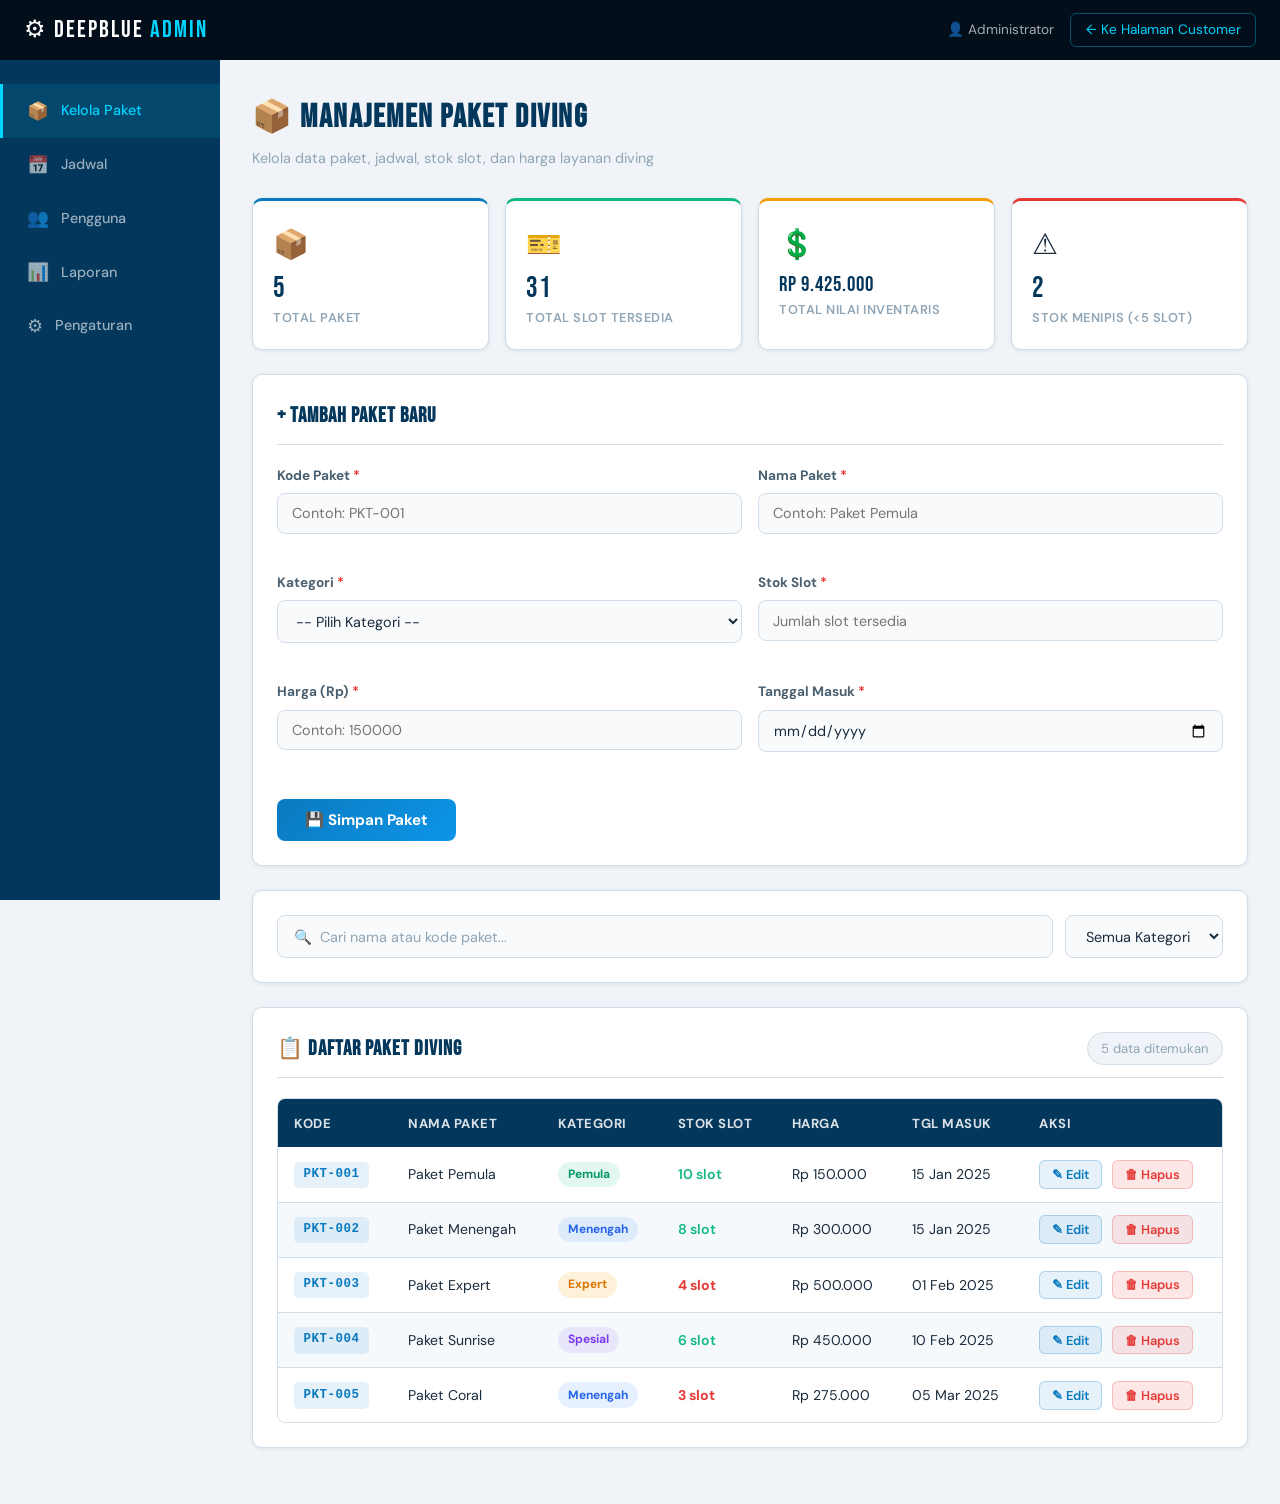
<file: index.html>
<!DOCTYPE html>
<html lang="id">

<head>
  <meta charset="UTF-8" />
  <meta name="viewport" content="width=device-width, initial-scale=1.0" />
  <title>DeepBlue Diving — Admin Panel</title>

  <!-- Google Fonts -->
  <link href="https://fonts.googleapis.com/css2?family=Bebas+Neue&family=DM+Sans:wght@400;500;700&display=swap" rel="stylesheet" />

  <!-- CSS khusus Admin (file terpisah dari customer) -->
  <link rel="stylesheet" href="style-admin.css" />
</head>

<body>

  <!-- =====================================================
       NAVBAR ADMIN
  ===================================================== -->
  <nav class="admin-navbar">
    <div class="admin-logo">&#9881; DeepBlue <span>Admin</span></div>
    <div class="admin-nav-right">
      <span class="admin-user-badge">&#128100; Administrator</span>
      <a href="index.html" class="btn-back">&#8592; Ke Halaman Customer</a>
    </div>
  </nav>


  <div class="admin-wrapper">

    <!-- ===================================================
         SIDEBAR ADMIN
    =================================================== -->
    <aside class="admin-sidebar">
      <ul class="admin-sidebar-menu">
        <li class="active"><span>&#128230;</span> Kelola Paket</li>
        <li><span>&#128197;</span> Jadwal</li>
        <li><span>&#128101;</span> Pengguna</li>
        <li><span>&#128202;</span> Laporan</li>
        <li><span>&#9881;</span> Pengaturan</li>
      </ul>
    </aside>


    <!-- ===================================================
         KONTEN UTAMA ADMIN
    =================================================== -->
    <main class="admin-main">

      <div class="page-header">
        <h1>&#128230; Manajemen Paket Diving</h1>
        <p>Kelola data paket, jadwal, stok slot, dan harga layanan diving</p>
      </div>


      <!-- -------------------------------------------------
           (7) STATISTIK — Total item, nilai, stok menipis
      ------------------------------------------------- -->
      <div class="stats-grid" id="statsGrid">
        <!-- Di-render oleh JavaScript -->
      </div>


      <!-- -------------------------------------------------
           (1) FORM TAMBAH / EDIT PAKET — Validasi JS
      ------------------------------------------------- -->
      <section class="admin-card" id="formSection">
        <div class="admin-card-header">
          <h2 id="formTitle">&#43; Tambah Paket Baru</h2>
        </div>

        <div class="form-grid">

          <div class="form-group">
            <label for="kodePaket">Kode Paket <span class="required">*</span></label>
            <input type="text" id="kodePaket" placeholder="Contoh: PKT-001" maxlength="10">
            <span class="error-msg" id="errKode"></span>
          </div>

          <div class="form-group">
            <label for="namaPaket">Nama Paket <span class="required">*</span></label>
            <input type="text" id="namaPaket" placeholder="Contoh: Paket Pemula">
            <span class="error-msg" id="errNama"></span>
          </div>

          <div class="form-group">
            <label for="kategori">Kategori <span class="required">*</span></label>
            <select id="kategori">
              <option value="">-- Pilih Kategori --</option>
              <option value="Pemula">Pemula</option>
              <option value="Menengah">Menengah</option>
              <option value="Expert">Expert</option>
              <option value="Spesial">Spesial</option>
            </select>
            <span class="error-msg" id="errKategori"></span>
          </div>

          <div class="form-group">
            <label for="stok">Stok Slot <span class="required">*</span></label>
            <input type="number" id="stok" placeholder="Jumlah slot tersedia" min="0">
            <span class="error-msg" id="errStok"></span>
          </div>

          <div class="form-group">
            <label for="harga">Harga (Rp) <span class="required">*</span></label>
            <input type="number" id="harga" placeholder="Contoh: 150000" min="0">
            <span class="error-msg" id="errHarga"></span>
          </div>

          <div class="form-group">
            <label for="tanggalMasuk">Tanggal Masuk <span class="required">*</span></label>
            <input type="date" id="tanggalMasuk">
            <span class="error-msg" id="errTanggal"></span>
          </div>

        </div><!-- /form-grid -->

        <div class="form-actions">
          <button class="btn-save" id="btnSimpan" onclick="simpanPaket()">
            &#128190; Simpan Paket
          </button>
          <button class="btn-cancel" id="btnBatal" onclick="batalEdit()" style="display:none;">
            &#10006; Batal Edit
          </button>
        </div>

      </section>


      <!-- -------------------------------------------------
           (5) PENCARIAN REAL-TIME + (6) FILTER KATEGORI
      ------------------------------------------------- -->
      <section class="admin-card">
        <div class="search-filter-bar">
          <input
            type="text"
            id="inputCari"
            placeholder="&#128269;  Cari nama atau kode paket..."
            oninput="filterData()"
          >
          <select id="filterKategori" onchange="filterData()">
            <option value="">Semua Kategori</option>
            <option value="Pemula">Pemula</option>
            <option value="Menengah">Menengah</option>
            <option value="Expert">Expert</option>
            <option value="Spesial">Spesial</option>
          </select>
        </div>
      </section>


      <!-- -------------------------------------------------
           (2) TABEL DAFTAR PAKET — Render dari array JS
           (3) Tombol Edit  (4) Tombol Hapus + konfirmasi
      ------------------------------------------------- -->
      <section class="admin-card">
        <div class="admin-card-header">
          <h2>&#128203; Daftar Paket Diving</h2>
          <span class="total-label" id="totalLabel"></span>
        </div>

        <div class="table-wrapper">
          <table id="tabelPaket">
            <thead>
              <tr>
                <th>Kode</th>
                <th>Nama Paket</th>
                <th>Kategori</th>
                <th>Stok Slot</th>
                <th>Harga</th>
                <th>Tgl Masuk</th>
                <th>Aksi</th>
              </tr>
            </thead>
            <tbody id="tabelBody">
              <!-- Di-render oleh JavaScript -->
            </tbody>
          </table>
        </div>

        <!-- Pesan kosong -->
        <div id="emptyMsg" class="empty-state" style="display:none;">
          <p>&#128270; Tidak ada data yang sesuai pencarian.</p>
        </div>

      </section>

    </main><!-- /admin-main -->
  </div><!-- /admin-wrapper -->


  <!-- =====================================================
       JAVASCRIPT — Semua fitur admin
       Menggunakan: const/let, arrow function, array methods,
       DOM manipulation, event delegation, localStorage
  ===================================================== -->
  <script src="script-admin.js"></script>

</body>
</html>
</file>
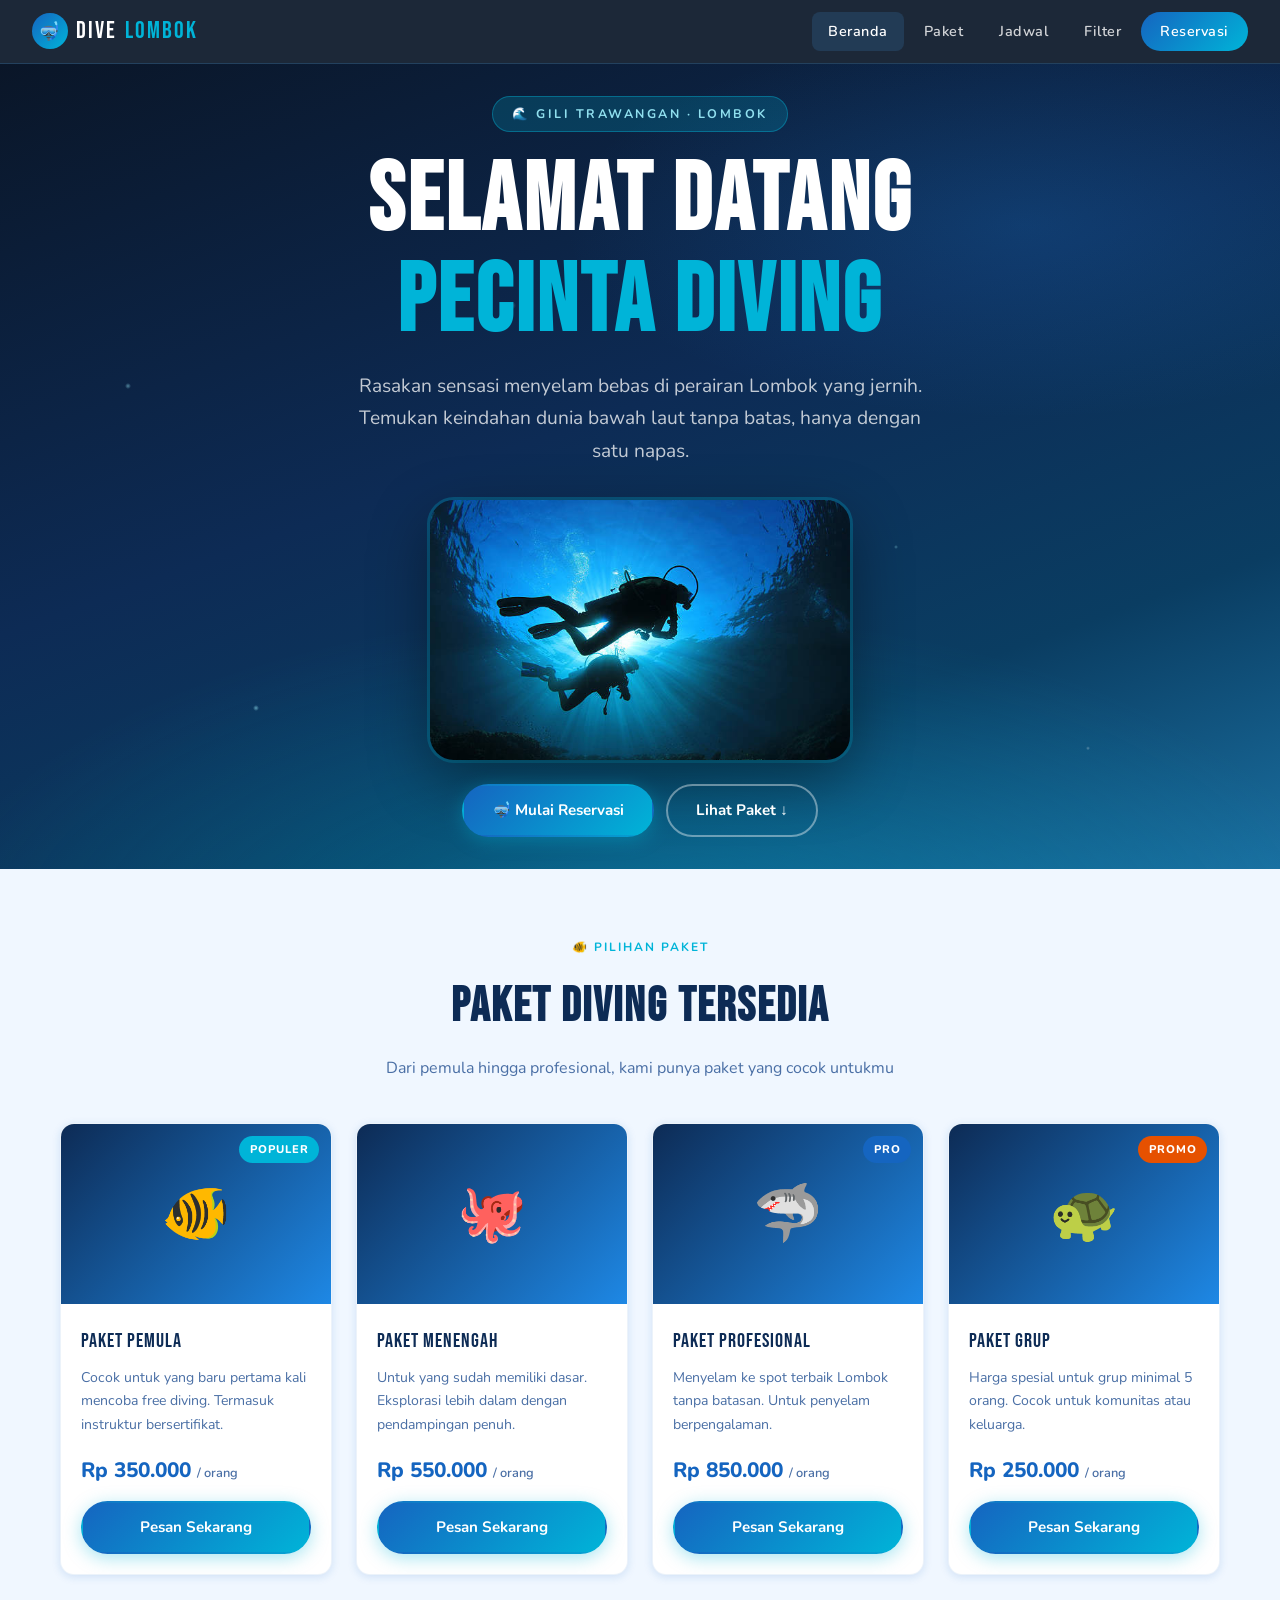
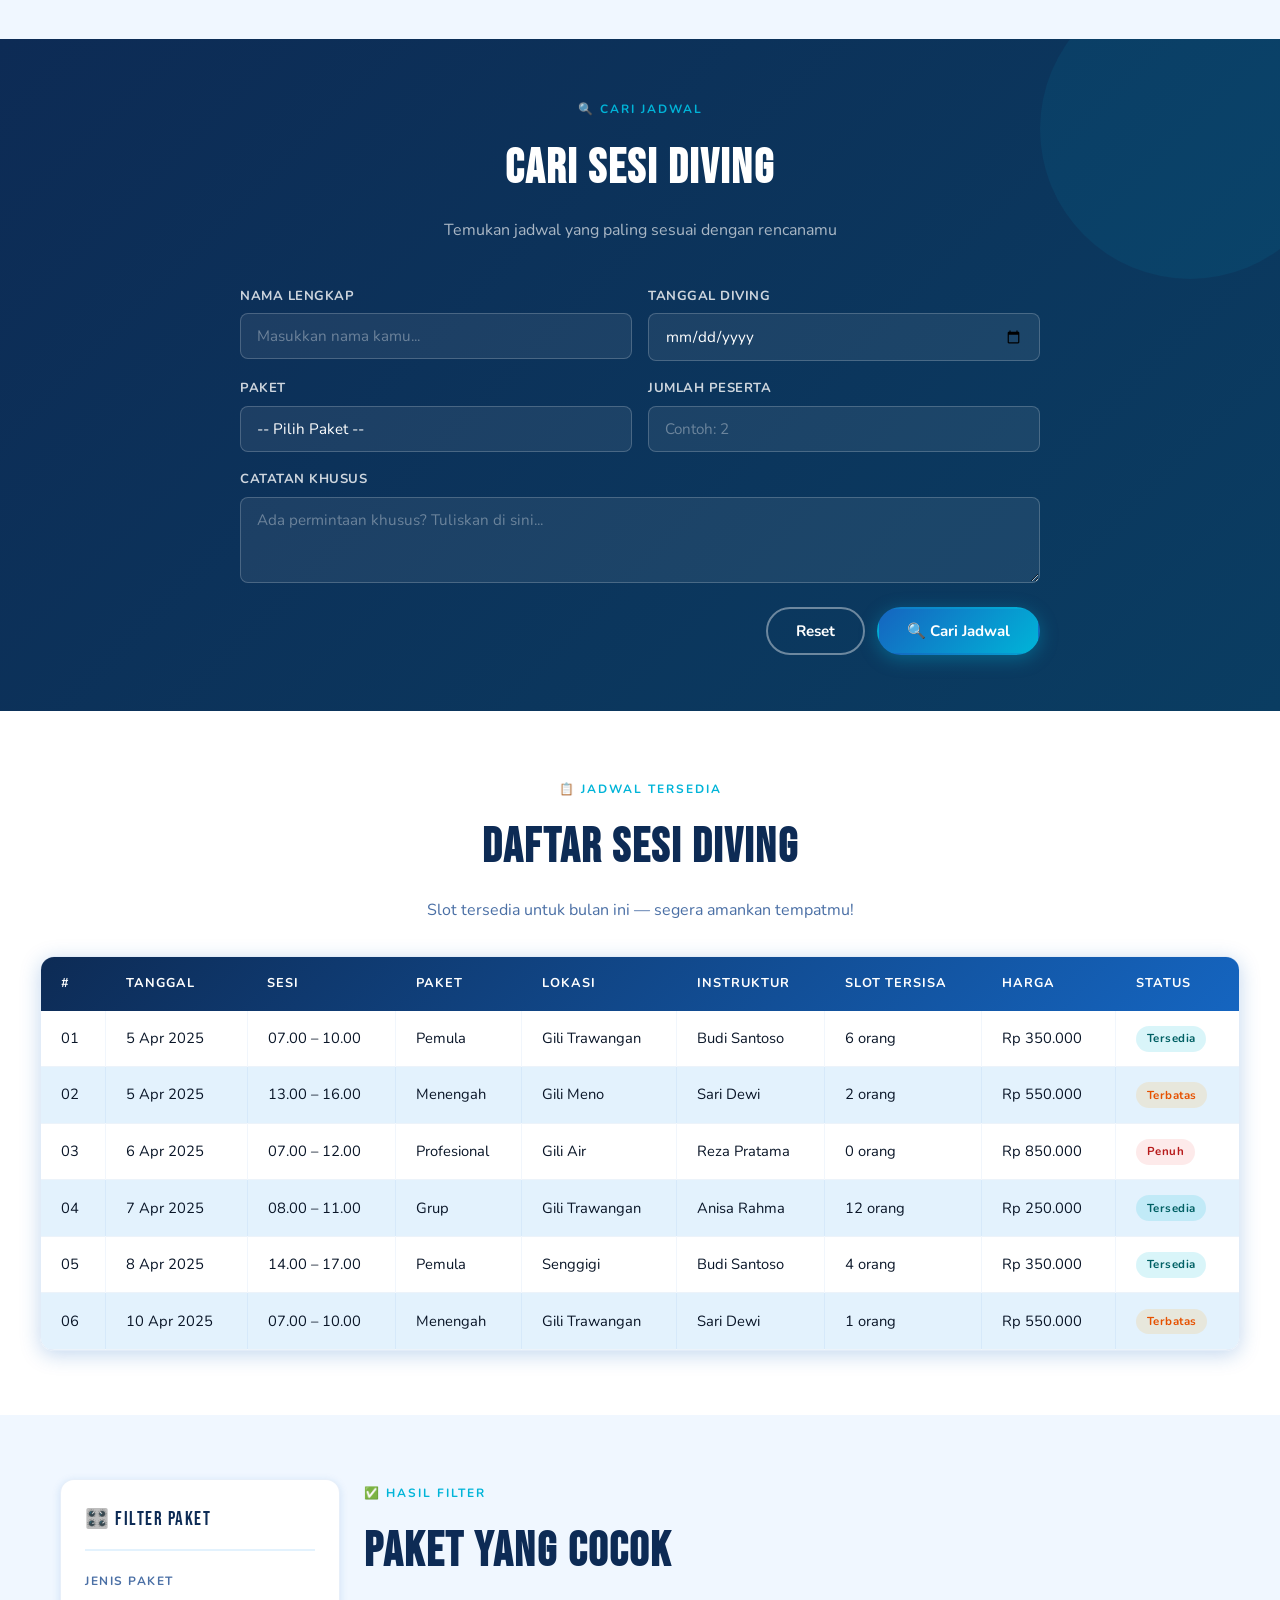
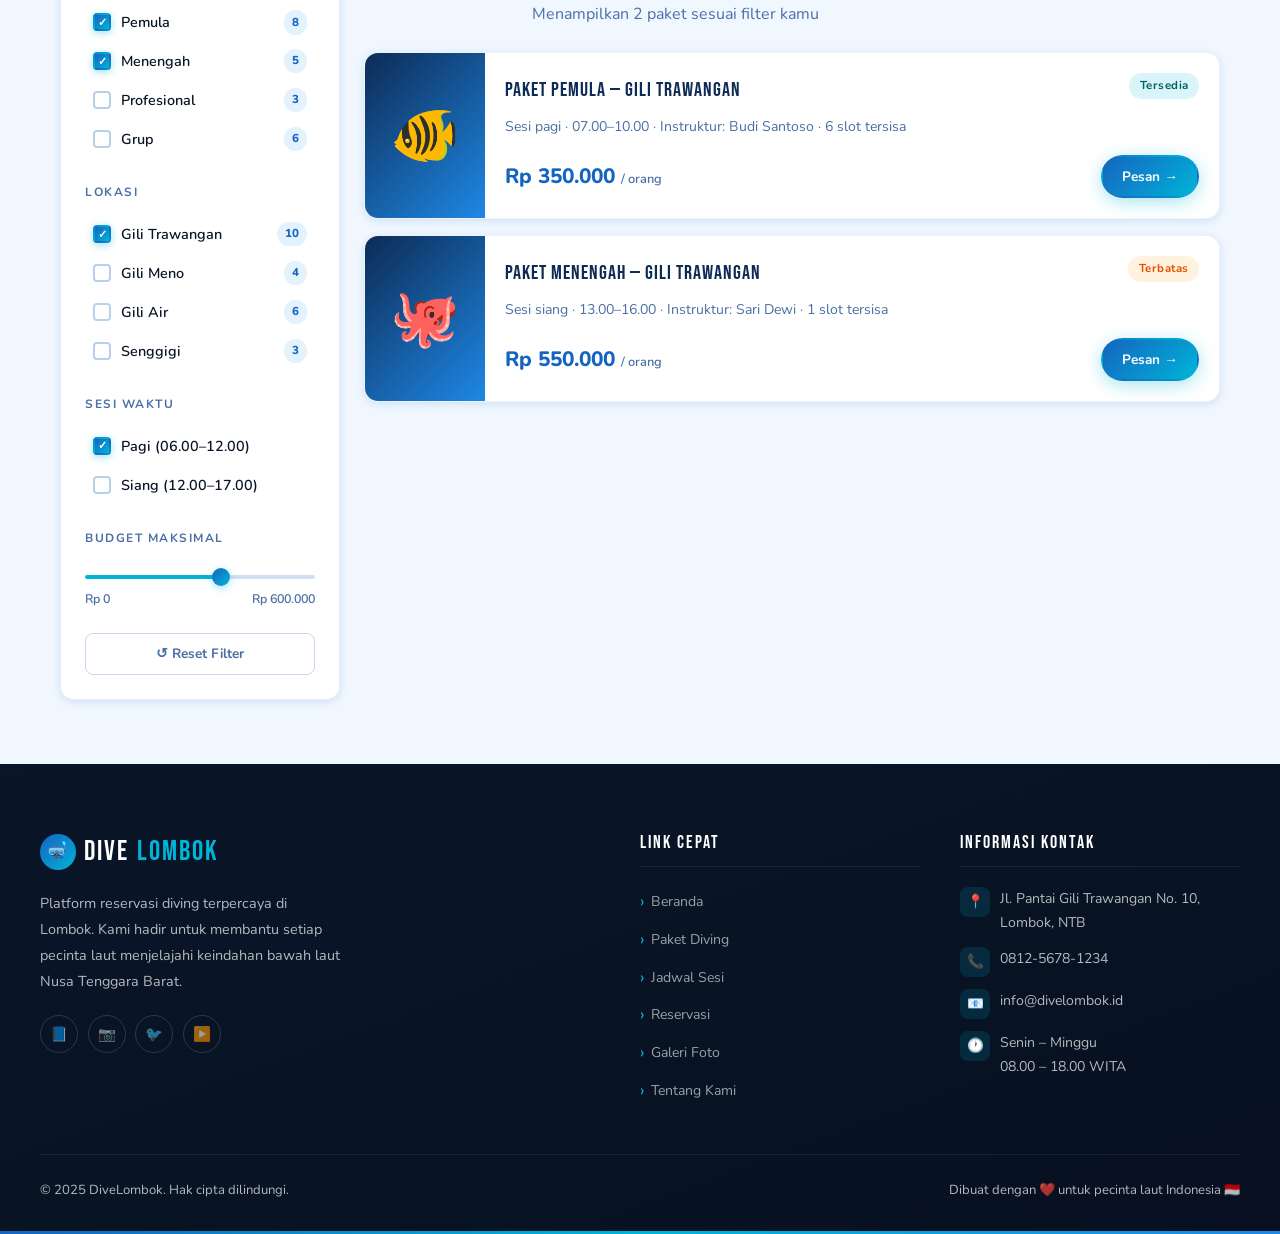
<file: indeks.html>
<!doctype html>
<html lang="id">
  <head>
    <meta charset="UTF-8" />
    <meta name="viewport" content="width=device-width, initial-scale=1.0" />
    <title>Website Reservasi Diving</title>
    <link rel="icon" type="image/x-icon" href="diving.jpg" />
    <link rel="stylesheet" href="style.css" />
  </head>

  <body>
    <!-- ══ 1. NAVBAR ══ -->
    <nav class="navbar" id="navbar">
      <a href="#" class="navbar-logo">
        <div class="logo-icon">🤿</div>
        DIVE<span>LOMBOK</span>
      </a>

      <button class="navbar-toggle" id="navToggle" aria-label="Menu">
        <span></span><span></span><span></span>
      </button>

      <ul class="navbar-menu" id="navMenu">
        <li><a href="#beranda" class="active link-wave">Beranda</a></li>
        <li><a href="#paket" class="link-wave">Paket</a></li>
        <li><a href="#jadwal" class="link-wave">Jadwal</a></li>
        <li><a href="#filter" class="link-wave">Filter</a></li>
        <li><a href="reservasi.html" class="btn-nav">Reservasi</a></li>
      </ul>
    </nav>

    <!-- ══ 2. HERO SECTION ══ -->
    <section class="hero" id="beranda">
      <div class="hero-content">
        <span class="hero-badge">🌊 Gili Trawangan · Lombok</span>
        <h1>SELAMAT DATANG<br /><span class="accent">PECINTA DIVING</span></h1>
        <p>
          Rasakan sensasi menyelam bebas di perairan Lombok yang jernih. Temukan
          keindahan dunia bawah laut tanpa batas, hanya dengan satu napas.
        </p>

        <div class="hero-img">
          <img
            src="diving.jpg"
            alt="Orang sedang free diving di perairan Lombok"
          />
        </div>

        <div class="hero-cta">
          <a href="reservasi.html" class="btn btn-primary pulse"
            >🤿 Mulai Reservasi</a
          >
          <a href="#paket" class="btn btn-outline">Lihat Paket ↓</a>
        </div>
      </div>
    </section>

    <!-- ══ 3. GRID CARD — Paket Diving ══ -->
    <div class="section" id="paket">
      <div class="section-header reveal">
        <span class="section-tag">🐠 Pilihan Paket</span>
        <h2>PAKET DIVING TERSEDIA</h2>
        <p>
          Dari pemula hingga profesional, kami punya paket yang cocok untukmu
        </p>
      </div>

      <div class="card-grid">
        <div class="card reveal relative">
          <div class="card-img">🐠</div>
          <span class="card-badge">Populer</span>
          <div class="card-body">
            <div class="card-title">Paket Pemula</div>
            <div class="card-text">
              Cocok untuk yang baru pertama kali mencoba free diving. Termasuk
              instruktur bersertifikat.
            </div>
            <div class="card-price">Rp 350.000 <span>/ orang</span></div>
            <a href="reservasi.html" class="btn btn-primary w-full"
              >Pesan Sekarang</a
            >
          </div>
        </div>

        <div class="card reveal relative">
          <div class="card-img">🐙</div>
          <div class="card-body">
            <div class="card-title">Paket Menengah</div>
            <div class="card-text">
              Untuk yang sudah memiliki dasar. Eksplorasi lebih dalam dengan
              pendampingan penuh.
            </div>
            <div class="card-price">Rp 550.000 <span>/ orang</span></div>
            <a href="reservasi.html" class="btn btn-primary w-full"
              >Pesan Sekarang</a
            >
          </div>
        </div>

        <div class="card reveal relative">
          <div class="card-img">🦈</div>
          <span class="card-badge" style="background: var(--blue-mid)"
            >Pro</span
          >
          <div class="card-body">
            <div class="card-title">Paket Profesional</div>
            <div class="card-text">
              Menyelam ke spot terbaik Lombok tanpa batasan. Untuk penyelam
              berpengalaman.
            </div>
            <div class="card-price">Rp 850.000 <span>/ orang</span></div>
            <a href="reservasi.html" class="btn btn-primary w-full"
              >Pesan Sekarang</a
            >
          </div>
        </div>

        <div class="card reveal relative card-float">
          <div class="card-img">🐢</div>
          <span class="card-badge" style="background: #e65100">Promo</span>
          <div class="card-body">
            <div class="card-title">Paket Grup</div>
            <div class="card-text">
              Harga spesial untuk grup minimal 5 orang. Cocok untuk komunitas
              atau keluarga.
            </div>
            <div class="card-price">Rp 250.000 <span>/ orang</span></div>
            <a href="reservasi.html" class="btn btn-primary w-full"
              >Pesan Sekarang</a
            >
          </div>
        </div>
      </div>
    </div>

    <!-- ══ 4. FORM PENCARIAN ══ -->
    <section class="search-section" id="cari">
      <div class="search-box">
        <div class="section-header reveal">
          <span class="section-tag">🔍 Cari Jadwal</span>
          <h2>CARI SESI DIVING</h2>
          <p>Temukan jadwal yang paling sesuai dengan rencanamu</p>
        </div>

        <div class="form-grid reveal">
          <div class="form-group">
            <label for="nama">Nama Lengkap</label>
            <input type="text" id="nama" placeholder="Masukkan nama kamu..." />
          </div>

          <div class="form-group">
            <label for="tanggal">Tanggal Diving</label>
            <input type="date" id="tanggal" />
          </div>

          <div class="form-group">
            <label for="paket-cari">Paket</label>
            <select id="paket-cari">
              <option value="">-- Pilih Paket --</option>
              <option>Paket Pemula</option>
              <option>Paket Menengah</option>
              <option>Paket Profesional</option>
              <option>Paket Grup</option>
            </select>
          </div>

          <div class="form-group">
            <label for="peserta">Jumlah Peserta</label>
            <input
              type="number"
              id="peserta"
              placeholder="Contoh: 2"
              min="1"
              max="20"
            />
          </div>

          <div class="form-group full">
            <label for="catatan">Catatan Khusus</label>
            <textarea
              id="catatan"
              rows="3"
              placeholder="Ada permintaan khusus? Tuliskan di sini..."
            ></textarea>
          </div>

          <div class="form-submit">
            <button type="button" class="btn btn-outline" onclick="resetForm()">
              Reset
            </button>
            <button
              type="button"
              class="btn btn-primary"
              onclick="cariJadwal()"
            >
              🔍 Cari Jadwal
            </button>
          </div>
        </div>
      </div>
    </section>

    <!-- ══ 5. TABEL JADWAL ══ -->
    <section class="table-section" id="jadwal">
      <div
        class="section-header reveal"
        style="max-width: 1200px; margin: 0 auto 2rem"
      >
        <span class="section-tag">📋 Jadwal Tersedia</span>
        <h2>DAFTAR SESI DIVING</h2>
        <p>Slot tersedia untuk bulan ini — segera amankan tempatmu!</p>
      </div>

      <div class="table-wrapper reveal">
        <table>
          <thead>
            <tr>
              <th>#</th>
              <th>Tanggal</th>
              <th>Sesi</th>
              <th>Paket</th>
              <th>Lokasi</th>
              <th>Instruktur</th>
              <th>Slot Tersisa</th>
              <th>Harga</th>
              <th>Status</th>
            </tr>
          </thead>
          <tbody>
            <tr>
              <td>01</td>
              <td>5 Apr 2025</td>
              <td>07.00 – 10.00</td>
              <td>Pemula</td>
              <td>Gili Trawangan</td>
              <td>Budi Santoso</td>
              <td>6 orang</td>
              <td>Rp 350.000</td>
              <td><span class="table-badge badge-available">Tersedia</span></td>
            </tr>
            <tr>
              <td>02</td>
              <td>5 Apr 2025</td>
              <td>13.00 – 16.00</td>
              <td>Menengah</td>
              <td>Gili Meno</td>
              <td>Sari Dewi</td>
              <td>2 orang</td>
              <td>Rp 550.000</td>
              <td><span class="table-badge badge-limited">Terbatas</span></td>
            </tr>
            <tr>
              <td>03</td>
              <td>6 Apr 2025</td>
              <td>07.00 – 12.00</td>
              <td>Profesional</td>
              <td>Gili Air</td>
              <td>Reza Pratama</td>
              <td>0 orang</td>
              <td>Rp 850.000</td>
              <td><span class="table-badge badge-full">Penuh</span></td>
            </tr>
            <tr>
              <td>04</td>
              <td>7 Apr 2025</td>
              <td>08.00 – 11.00</td>
              <td>Grup</td>
              <td>Gili Trawangan</td>
              <td>Anisa Rahma</td>
              <td>12 orang</td>
              <td>Rp 250.000</td>
              <td><span class="table-badge badge-available">Tersedia</span></td>
            </tr>
            <tr>
              <td>05</td>
              <td>8 Apr 2025</td>
              <td>14.00 – 17.00</td>
              <td>Pemula</td>
              <td>Senggigi</td>
              <td>Budi Santoso</td>
              <td>4 orang</td>
              <td>Rp 350.000</td>
              <td><span class="table-badge badge-available">Tersedia</span></td>
            </tr>
            <tr>
              <td>06</td>
              <td>10 Apr 2025</td>
              <td>07.00 – 10.00</td>
              <td>Menengah</td>
              <td>Gili Trawangan</td>
              <td>Sari Dewi</td>
              <td>1 orang</td>
              <td>Rp 550.000</td>
              <td><span class="table-badge badge-limited">Terbatas</span></td>
            </tr>
          </tbody>
        </table>
      </div>
    </section>

    <!-- ══ 6. SIDEBAR FILTER + KONTEN ══ -->
    <div class="content-with-sidebar" id="filter">
      <!-- Sidebar -->
      <aside class="sidebar reveal">
        <div class="sidebar-title">🎛️ Filter Paket</div>

        <div class="filter-group">
          <span class="filter-group-label">Jenis Paket</span>
          <label class="checkbox-label">
            <input type="checkbox" checked />
            <span class="checkbox-custom"></span>
            Pemula <span class="filter-count">8</span>
          </label>
          <label class="checkbox-label">
            <input type="checkbox" checked />
            <span class="checkbox-custom"></span>
            Menengah <span class="filter-count">5</span>
          </label>
          <label class="checkbox-label">
            <input type="checkbox" />
            <span class="checkbox-custom"></span>
            Profesional <span class="filter-count">3</span>
          </label>
          <label class="checkbox-label">
            <input type="checkbox" />
            <span class="checkbox-custom"></span>
            Grup <span class="filter-count">6</span>
          </label>
        </div>

        <div class="filter-group">
          <span class="filter-group-label">Lokasi</span>
          <label class="checkbox-label">
            <input type="checkbox" checked />
            <span class="checkbox-custom"></span>
            Gili Trawangan <span class="filter-count">10</span>
          </label>
          <label class="checkbox-label">
            <input type="checkbox" />
            <span class="checkbox-custom"></span>
            Gili Meno <span class="filter-count">4</span>
          </label>
          <label class="checkbox-label">
            <input type="checkbox" />
            <span class="checkbox-custom"></span>
            Gili Air <span class="filter-count">6</span>
          </label>
          <label class="checkbox-label">
            <input type="checkbox" />
            <span class="checkbox-custom"></span>
            Senggigi <span class="filter-count">3</span>
          </label>
        </div>

        <div class="filter-group">
          <span class="filter-group-label">Sesi Waktu</span>
          <label class="checkbox-label">
            <input type="checkbox" checked />
            <span class="checkbox-custom"></span>
            Pagi (06.00–12.00)
          </label>
          <label class="checkbox-label">
            <input type="checkbox" />
            <span class="checkbox-custom"></span>
            Siang (12.00–17.00)
          </label>
        </div>

        <div class="filter-group">
          <span class="filter-group-label">Budget Maksimal</span>
          <input
            type="range"
            class="range-slider"
            min="0"
            max="1000000"
            value="600000"
            step="50000"
            id="priceRange"
            oninput="updatePrice(this.value)"
          />
          <div class="range-value">
            <span>Rp 0</span>
            <span id="priceLabel">Rp 600.000</span>
          </div>
        </div>

        <button class="sidebar-reset">↺ Reset Filter</button>
      </aside>

      <!-- Konten di sebelah sidebar -->
      <div>
        <div
          class="section-header reveal"
          style="text-align: left; margin-bottom: 1.5rem"
        >
          <span class="section-tag">✅ Hasil Filter</span>
          <h2>PAKET YANG COCOK</h2>
          <p>Menampilkan 2 paket sesuai filter kamu</p>
        </div>

        <div style="display: grid; grid-template-columns: 1fr; gap: 1rem">
          <div
            class="card reveal"
            style="flex-direction: row; max-width: 100%; align-items: stretch"
          >
            <div
              class="card-img"
              style="
                width: 120px;
                min-height: 120px;
                flex-shrink: 0;
                height: auto;
              "
            >
              🐠
            </div>
            <div class="card-body">
              <div
                style="
                  display: flex;
                  justify-content: space-between;
                  align-items: start;
                  flex-wrap: wrap;
                  gap: 0.5rem;
                "
              >
                <div class="card-title">Paket Pemula — Gili Trawangan</div>
                <span class="table-badge badge-available">Tersedia</span>
              </div>
              <div class="card-text">
                Sesi pagi · 07.00–10.00 · Instruktur: Budi Santoso · 6 slot
                tersisa
              </div>
              <div
                style="
                  display: flex;
                  justify-content: space-between;
                  align-items: center;
                  flex-wrap: wrap;
                  gap: 0.5rem;
                "
              >
                <div class="card-price" style="margin: 0">
                  Rp 350.000 <span>/ orang</span>
                </div>
                <a
                  href="reservasi.html"
                  class="btn btn-primary"
                  style="padding: 0.5rem 1.2rem; font-size: 0.85rem"
                  >Pesan →</a
                >
              </div>
            </div>
          </div>

          <div
            class="card reveal"
            style="flex-direction: row; max-width: 100%; align-items: stretch"
          >
            <div
              class="card-img"
              style="
                width: 120px;
                min-height: 120px;
                flex-shrink: 0;
                height: auto;
              "
            >
              🐙
            </div>
            <div class="card-body">
              <div
                style="
                  display: flex;
                  justify-content: space-between;
                  align-items: start;
                  flex-wrap: wrap;
                  gap: 0.5rem;
                "
              >
                <div class="card-title">Paket Menengah — Gili Trawangan</div>
                <span class="table-badge badge-limited">Terbatas</span>
              </div>
              <div class="card-text">
                Sesi siang · 13.00–16.00 · Instruktur: Sari Dewi · 1 slot
                tersisa
              </div>
              <div
                style="
                  display: flex;
                  justify-content: space-between;
                  align-items: center;
                  flex-wrap: wrap;
                  gap: 0.5rem;
                "
              >
                <div class="card-price" style="margin: 0">
                  Rp 550.000 <span>/ orang</span>
                </div>
                <a
                  href="reservasi.html"
                  class="btn btn-primary"
                  style="padding: 0.5rem 1.2rem; font-size: 0.85rem"
                  >Pesan →</a
                >
              </div>
            </div>
          </div>
        </div>
      </div>
    </div>

    <!-- ══ 7. FOOTER — 3 Kolom ══ -->
    <footer class="footer">
      <div class="footer-grid">
        <!-- Kolom 1: Brand -->
        <div class="footer-brand">
          <a href="#" class="navbar-logo">
            <div class="logo-icon">🤿</div>
            DIVE<span>LOMBOK</span>
          </a>
          <p>
            Platform reservasi diving terpercaya di Lombok. Kami hadir untuk
            membantu setiap pecinta laut menjelajahi keindahan bawah laut Nusa
            Tenggara Barat.
          </p>
          <div class="footer-socials">
            <div class="social-btn">📘</div>
            <div class="social-btn">📷</div>
            <div class="social-btn">🐦</div>
            <div class="social-btn">▶️</div>
          </div>
        </div>

        <!-- Kolom 2: Link Cepat -->
        <div>
          <div class="footer-col-title">Link Cepat</div>
          <ul class="footer-links">
            <li><a href="#beranda">Beranda</a></li>
            <li><a href="#paket">Paket Diving</a></li>
            <li><a href="#jadwal">Jadwal Sesi</a></li>
            <li><a href="reservasi.html">Reservasi</a></li>
            <li><a href="#">Galeri Foto</a></li>
            <li><a href="#">Tentang Kami</a></li>
          </ul>
        </div>

        <!-- Kolom 3: Kontak -->
        <div>
          <div class="footer-col-title">Informasi Kontak</div>

          <div class="footer-contact-item">
            <div class="contact-icon">📍</div>
            <div>Jl. Pantai Gili Trawangan No. 10, Lombok, NTB</div>
          </div>

          <div class="footer-contact-item">
            <div class="contact-icon">📞</div>
            <div>0812-5678-1234</div>
          </div>

          <div class="footer-contact-item">
            <div class="contact-icon">📧</div>
            <div>info@divelombok.id</div>
          </div>

          <div class="footer-contact-item">
            <div class="contact-icon">🕐</div>
            <div>Senin – Minggu<br />08.00 – 18.00 WITA</div>
          </div>
        </div>
      </div>

      <div class="footer-bottom">
        <span>© 2025 DiveLombok. Hak cipta dilindungi.</span>
        <span>Dibuat dengan ❤️ untuk pecinta laut Indonesia 🇮🇩</span>
      </div>
    </footer>

    <!-- Scroll to Top Button -->
    <button
      class="scroll-top"
      id="scrollTop"
      onclick="window.scrollTo({ top: 0, behavior: 'smooth' })"
    >
      ↑
    </button>

    <!-- ══ JavaScript ══ -->
    <script>
      // Navbar scroll effect
      const navbar = document.getElementById("navbar");
      window.addEventListener("scroll", () => {
        navbar.classList.toggle("scrolled", window.scrollY > 60);
        document
          .getElementById("scrollTop")
          .classList.toggle("show", window.scrollY > 400);
      });

      // Hamburger toggle
      const toggle = document.getElementById("navToggle");
      const menu = document.getElementById("navMenu");
      toggle.addEventListener("click", () => {
        toggle.classList.toggle("open");
        menu.classList.toggle("open");
      });

      // Close menu on link click
      menu.querySelectorAll("a").forEach((a) => {
        a.addEventListener("click", () => {
          toggle.classList.remove("open");
          menu.classList.remove("open");
        });
      });

      // Scroll Reveal (Animasi 1)
      const observer = new IntersectionObserver(
        (entries) => {
          entries.forEach((e, i) => {
            if (e.isIntersecting) {
              setTimeout(() => e.target.classList.add("visible"), i * 80);
              observer.unobserve(e.target);
            }
          });
        },
        { threshold: 0.1 },
      );

      document
        .querySelectorAll(".reveal")
        .forEach((el) => observer.observe(el));

      // Price range
      function updatePrice(val) {
        const formatted = "Rp " + parseInt(val).toLocaleString("id-ID");
        document.getElementById("priceLabel").textContent = formatted;
      }

      // Form actions
      function resetForm() {
        ["nama", "tanggal", "paket-cari", "peserta", "catatan"].forEach(
          (id) => {
            const el = document.getElementById(id);
            if (el) el.value = "";
          },
        );
      }

      function cariJadwal() {
        const nama = document.getElementById("nama").value;
        if (!nama) {
          alert("Mohon isi nama terlebih dahulu!");
          return;
        }
        alert(
          "🔍 Mencari jadwal untuk: " +
            nama +
            "\n\nScroll ke bawah untuk melihat hasil.",
        );
        document
          .getElementById("jadwal")
          .scrollIntoView({ behavior: "smooth" });
      }

      // Active nav link on scroll
      const sections = document.querySelectorAll("section[id], div[id]");
      window.addEventListener("scroll", () => {
        let current = "";
        sections.forEach((s) => {
          if (window.scrollY >= s.offsetTop - 80) current = s.id;
        });
        menu.querySelectorAll("a").forEach((a) => {
          a.classList.toggle(
            "active",
            a.getAttribute("href") === "#" + current,
          );
        });
      });
    </script>
  </body>
</html>
</file>
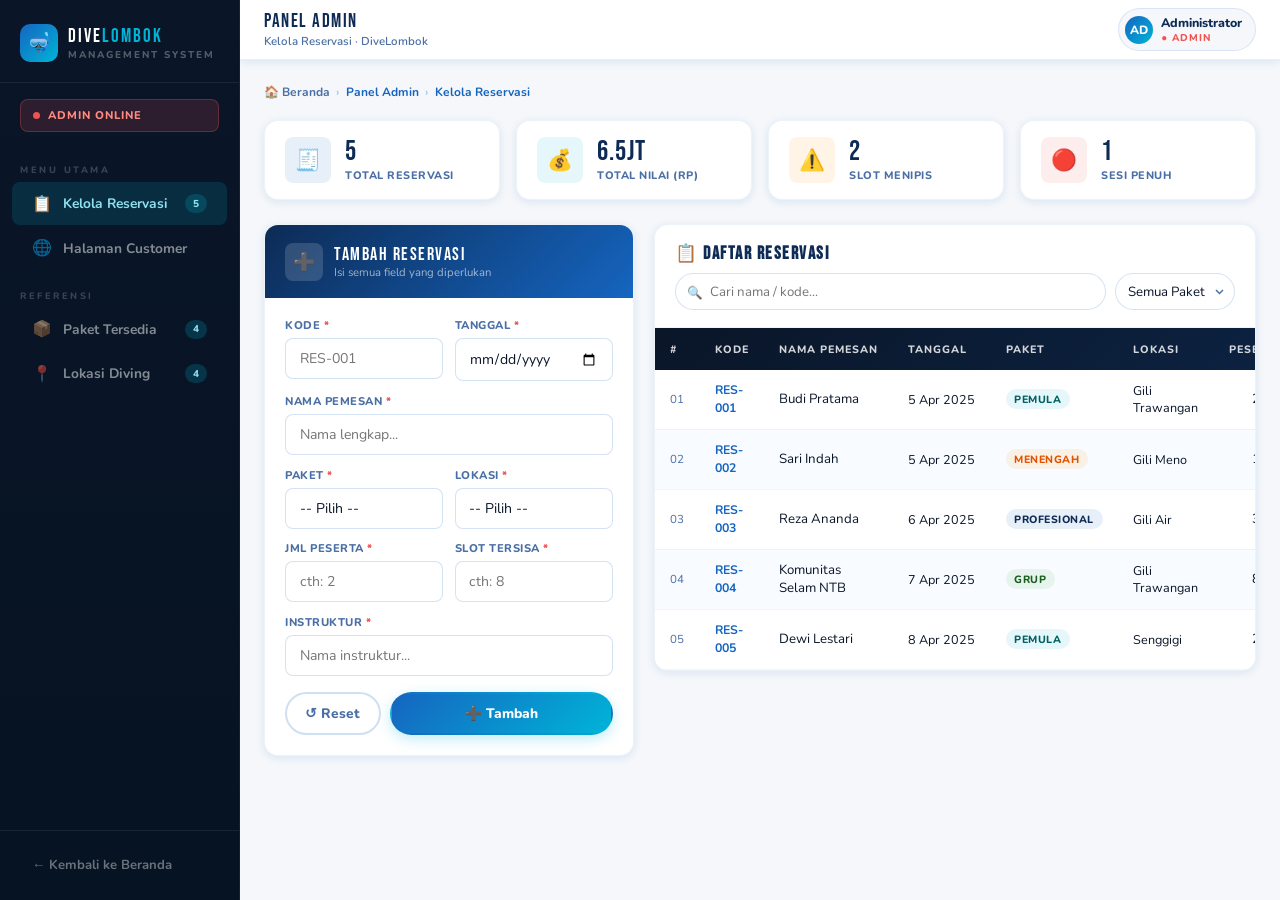
<file: reservasi.html>
<!doctype html>
<html lang="id">
  <head>
    <meta charset="UTF-8" />
    <meta name="viewport" content="width=device-width, initial-scale=1.0" />
    <title>Admin Panel — DiveLombok</title>
    <link rel="icon" type="image/x-icon" href="diving.jpg" />
    <link rel="preconnect" href="https://fonts.googleapis.com" />
    <link rel="preconnect" href="https://fonts.gstatic.com" crossorigin />
    <link href="https://fonts.googleapis.com/css2?family=Bebas+Neue&family=Nunito:wght@400;600;700;800&display=swap" rel="stylesheet" />
    <style>
      :root {
        --blue-deep:  #0a1628;
        --blue-dark:  #0d2b55;
        --blue-mid:   #1565c0;
        --blue-bright:#1e88e5;
        --blue-light: #42a5f5;
        --blue-pale:  #e3f2fd;
        --teal:       #00b4d8;
        --teal-light: #90e0ef;
        --white:      #ffffff;
        --gray-light: #f0f7ff;
        --gray-bg:    #f5f7fa;
        --gray-text:  #4a6fa5;
        --sidebar-w:  240px;
        --danger:     #ef5350;
        --danger-pale:#ffebee;
        --success:    #00acc1;
        --warning:    #ff8f00;
        --shadow-sm:  0 2px 8px rgba(21,101,192,0.12);
        --shadow-md:  0 4px 20px rgba(21,101,192,0.2);
        --shadow-lg:  0 8px 40px rgba(21,101,192,0.3);
        --radius-sm:  8px;
        --radius-md:  14px;
        --radius-lg:  22px;
        --transition: 0.28s cubic-bezier(0.4,0,0.2,1);
      }
      *, *::before, *::after { box-sizing: border-box; margin: 0; padding: 0; }
      html { scroll-behavior: smooth; }
      body { font-family:"Nunito",sans-serif; background:var(--gray-bg); color:var(--blue-deep); min-height:100vh; display:flex; overflow-x:hidden; }

      /* ── SIDEBAR ── */
      .sidebar {
        width:var(--sidebar-w); min-height:100vh;
        background:linear-gradient(180deg,var(--blue-deep) 0%,#061322 100%);
        display:flex; flex-direction:column;
        position:fixed; left:0; top:0; bottom:0; z-index:200;
        transition:transform var(--transition);
        border-right:1px solid rgba(66,165,245,0.1);
      }
      .sidebar-brand { padding:1.5rem 1.25rem 1.25rem; border-bottom:1px solid rgba(255,255,255,0.07); display:flex; align-items:center; gap:0.6rem; }
      .brand-icon { width:38px; height:38px; flex-shrink:0; background:linear-gradient(135deg,var(--blue-mid),var(--teal)); border-radius:10px; display:flex; align-items:center; justify-content:center; font-size:1.2rem; }
      .brand-name { font-family:"Bebas Neue",sans-serif; font-size:1.2rem; letter-spacing:2px; color:var(--white); }
      .brand-name span { color:var(--teal); }
      .brand-role { font-size:0.62rem; font-weight:800; letter-spacing:2px; text-transform:uppercase; color:rgba(255,255,255,0.3); }

      .admin-badge { margin:1rem 1.25rem 0; background:rgba(239,83,80,0.15); border:1px solid rgba(239,83,80,0.3); border-radius:var(--radius-sm); padding:0.5rem 0.75rem; display:flex; align-items:center; gap:0.5rem; }
      .badge-dot { width:7px; height:7px; border-radius:50%; background:var(--danger); flex-shrink:0; animation:ping 1.8s ease infinite; }
      @keyframes ping { 0%,100%{box-shadow:0 0 0 0 rgba(239,83,80,0.5);} 60%{box-shadow:0 0 0 6px rgba(239,83,80,0);} }
      .admin-badge span { font-size:0.7rem; font-weight:800; color:#ff8a80; letter-spacing:1px; text-transform:uppercase; }

      .sidebar-nav { flex:1; padding:1.25rem 0; }
      .nav-label { font-size:0.58rem; font-weight:800; letter-spacing:2.5px; text-transform:uppercase; color:rgba(255,255,255,0.2); padding:0 1.25rem; margin-bottom:0.4rem; margin-top:0.75rem; }
      .nav-item { display:flex; align-items:center; gap:0.7rem; padding:0.65rem 1.25rem; margin:0.1rem 0.75rem; border-radius:var(--radius-sm); cursor:pointer; font-size:0.86rem; font-weight:700; color:rgba(255,255,255,0.5); text-decoration:none; transition:background var(--transition),color var(--transition); }
      .nav-item:hover { background:rgba(255,255,255,0.06); color:rgba(255,255,255,0.85); }
      .nav-item.active { background:rgba(0,180,216,0.15); color:var(--teal-light); }
      .nav-ico { font-size:1rem; width:20px; text-align:center; }
      .nav-cnt { margin-left:auto; background:rgba(0,180,216,0.2); color:var(--teal-light); font-size:0.63rem; font-weight:800; padding:0.15rem 0.5rem; border-radius:50px; }
      .sidebar-footer { padding:1rem 1.25rem; border-top:1px solid rgba(255,255,255,0.07); }
      .back-link { display:flex; align-items:center; gap:0.6rem; padding:0.6rem 0.75rem; border-radius:var(--radius-sm); color:rgba(255,255,255,0.4); font-size:0.82rem; font-weight:700; text-decoration:none; transition:background var(--transition),color var(--transition); }
      .back-link:hover { background:rgba(255,255,255,0.07); color:rgba(255,255,255,0.75); }

      .sidebar-overlay { display:none; position:fixed; inset:0; background:rgba(0,0,0,0.55); z-index:190; }
      .sidebar-overlay.show { display:block; }

      /* ── MAIN ── */
      .main { margin-left:var(--sidebar-w); flex:1; min-height:100vh; display:flex; flex-direction:column; }

      /* ── TOPBAR ── */
      .topbar { background:var(--white); border-bottom:1px solid rgba(21,101,192,0.1); padding:0 1.5rem; height:60px; display:flex; align-items:center; justify-content:space-between; position:sticky; top:0; z-index:100; box-shadow:var(--shadow-sm); }
      .topbar-toggle { display:none; background:none; border:none; cursor:pointer; flex-direction:column; gap:5px; padding:4px; }
      .topbar-toggle span { display:block; width:22px; height:2px; background:var(--blue-dark); border-radius:2px; transition:transform var(--transition),opacity var(--transition); }
      .topbar-toggle.open span:nth-child(1){transform:translateY(7px) rotate(45deg);}
      .topbar-toggle.open span:nth-child(2){opacity:0;}
      .topbar-toggle.open span:nth-child(3){transform:translateY(-7px) rotate(-45deg);}
      .topbar-left { display:flex; align-items:center; gap:0.75rem; }
      .topbar-title { font-family:"Bebas Neue",sans-serif; font-size:1.2rem; letter-spacing:1.5px; color:var(--blue-dark); }
      .topbar-sub { font-size:0.72rem; color:var(--gray-text); font-weight:600; }
      .topbar-admin { display:flex; align-items:center; gap:0.5rem; background:var(--gray-bg); border-radius:50px; padding:0.3rem 0.8rem 0.3rem 0.4rem; border:1px solid rgba(21,101,192,0.12); }
      .adm-avatar { width:28px; height:28px; border-radius:50%; background:linear-gradient(135deg,var(--blue-mid),var(--teal)); display:flex; align-items:center; justify-content:center; font-size:0.75rem; color:white; font-weight:800; }
      .adm-name { font-size:0.78rem; font-weight:800; color:var(--blue-dark); }
      .adm-role { font-size:0.62rem; font-weight:800; text-transform:uppercase; letter-spacing:1px; color:var(--danger); }

      /* ── PAGE BODY ── */
      .page-body { padding:1.5rem; flex:1; }
      .breadcrumb { display:flex; align-items:center; gap:0.4rem; font-size:0.75rem; color:var(--gray-text); font-weight:700; margin-bottom:1.25rem; }
      .breadcrumb a { color:var(--gray-text); text-decoration:none; }
      .breadcrumb a:hover { color:var(--blue-mid); }

      /* ── STATS ── */
      .stats-grid { display:grid; grid-template-columns:repeat(2,1fr); gap:1rem; margin-bottom:1.5rem; }
      @media(min-width:700px){ .stats-grid{grid-template-columns:repeat(4,1fr);} }
      .stat-card { background:var(--white); border-radius:var(--radius-md); padding:1rem 1.25rem; box-shadow:var(--shadow-sm); border:1px solid rgba(21,101,192,0.08); display:flex; align-items:center; gap:0.9rem; transition:transform var(--transition),box-shadow var(--transition); }
      .stat-card:hover { transform:translateY(-3px); box-shadow:var(--shadow-md); }
      .stat-icon { width:46px; height:46px; border-radius:var(--radius-sm); display:flex; align-items:center; justify-content:center; font-size:1.3rem; flex-shrink:0; }
      .si-blue{background:rgba(21,101,192,0.1);} .si-teal{background:rgba(0,180,216,0.1);} .si-warn{background:rgba(255,143,0,0.1);} .si-dng{background:rgba(239,83,80,0.1);}
      .stat-val { font-family:"Bebas Neue",sans-serif; font-size:1.75rem; letter-spacing:1px; color:var(--blue-dark); line-height:1; }
      .stat-lbl { font-size:0.68rem; font-weight:800; color:var(--gray-text); text-transform:uppercase; letter-spacing:0.5px; margin-top:2px; }

      /* ── CONTENT GRID ── */
      .content-grid { display:grid; grid-template-columns:1fr; gap:1.25rem; }
      @media(min-width:1100px){ .content-grid{grid-template-columns:370px 1fr; align-items:start;} }

      /* ── FORM CARD ── */
      .form-card { background:var(--white); border-radius:var(--radius-md); box-shadow:var(--shadow-sm); border:1px solid rgba(21,101,192,0.08); overflow:hidden; position:sticky; top:76px; }
      .fcard-head { padding:1.1rem 1.25rem; background:linear-gradient(135deg,var(--blue-dark),var(--blue-mid)); display:flex; align-items:center; gap:0.7rem; transition:background var(--transition); }
      .fcard-head.edit { background:linear-gradient(135deg,#bf360c,#ff8f00); }
      .fch-ico { width:38px; height:38px; background:rgba(255,255,255,0.15); border-radius:var(--radius-sm); display:flex; align-items:center; justify-content:center; font-size:1.1rem; flex-shrink:0; }
      .fch-h3 { font-family:"Bebas Neue",sans-serif; font-size:1.1rem; letter-spacing:1.5px; color:var(--white); }
      .fch-p { font-size:0.71rem; color:rgba(255,255,255,0.6); }
      .mode-chip { margin-left:auto; background:rgba(255,255,255,0.2); color:white; font-size:0.62rem; font-weight:800; letter-spacing:1.5px; text-transform:uppercase; padding:0.2rem 0.6rem; border-radius:50px; display:none; }
      .fcard-body { padding:1.25rem; }

      .fgroup { margin-bottom:0.8rem; }
      .fgroup label { display:block; font-size:0.7rem; font-weight:800; letter-spacing:0.5px; text-transform:uppercase; color:var(--gray-text); margin-bottom:0.32rem; }
      .fgroup label .req { color:var(--danger); }
      .fgroup input,.fgroup select { width:100%; padding:0.62rem 0.85rem; border:1.5px solid rgba(21,101,192,0.18); border-radius:var(--radius-sm); font-family:"Nunito",sans-serif; font-size:0.88rem; color:var(--blue-deep); background:var(--white); outline:none; appearance:none; transition:border-color var(--transition),box-shadow var(--transition); }
      .fgroup input:focus,.fgroup select:focus { border-color:var(--teal); box-shadow:0 0 0 3px rgba(0,180,216,0.14); }
      .fgroup input.err,.fgroup select.err { border-color:var(--danger); box-shadow:0 0 0 3px rgba(239,83,80,0.1); }
      .fgroup input.ok { border-color:#26a69a; }
      .err-msg { font-size:0.7rem; color:var(--danger); font-weight:700; margin-top:0.28rem; display:none; align-items:center; gap:0.2rem; }
      .err-msg.show { display:flex; }
      .frow2 { display:grid; grid-template-columns:1fr 1fr; gap:0.7rem; }

      .form-actions { display:flex; gap:0.6rem; margin-top:1rem; }
      .btn { display:inline-flex; align-items:center; justify-content:center; gap:0.35rem; padding:0.62rem 1.15rem; border-radius:50px; font-family:"Nunito",sans-serif; font-size:0.86rem; font-weight:800; cursor:pointer; border:2px solid transparent; transition:transform var(--transition),box-shadow var(--transition),background var(--transition); }
      .btn-primary { background:linear-gradient(135deg,var(--blue-mid),var(--teal)); color:white; flex:1; box-shadow:0 4px 14px rgba(0,180,216,0.26); }
      .btn-primary:hover { transform:translateY(-2px); box-shadow:0 6px 20px rgba(0,180,216,0.4); }
      .btn-ghost { background:transparent; color:var(--gray-text); border-color:rgba(21,101,192,0.2); }
      .btn-ghost:hover { background:var(--blue-pale); border-color:var(--blue-mid); color:var(--blue-mid); }
      .btn-erow { background:rgba(21,101,192,0.08); color:var(--blue-mid); border:none; padding:0.28rem 0.6rem; font-size:0.72rem; border-radius:6px; }
      .btn-erow:hover { background:var(--blue-pale); }
      .btn-drow { background:rgba(239,83,80,0.08); color:var(--danger); border:none; padding:0.28rem 0.6rem; font-size:0.72rem; border-radius:6px; }
      .btn-drow:hover { background:var(--danger-pale); }

      /* ── TABLE CARD ── */
      .table-card { background:var(--white); border-radius:var(--radius-md); box-shadow:var(--shadow-sm); border:1px solid rgba(21,101,192,0.08); overflow:hidden; }
      .tcard-head { padding:1.1rem 1.25rem; border-bottom:1px solid rgba(21,101,192,0.07); }
      .tcard-head h3 { font-family:"Bebas Neue",sans-serif; font-size:1.1rem; letter-spacing:1.5px; color:var(--blue-dark); margin-bottom:0.6rem; }
      .toolbar { display:flex; flex-wrap:wrap; gap:0.6rem; }
      .s-wrap { position:relative; flex:1; min-width:150px; }
      .s-wrap .s-ico { position:absolute; left:0.75rem; top:50%; transform:translateY(-50%); font-size:0.78rem; color:var(--gray-text); pointer-events:none; }
      .s-wrap input { width:100%; padding:0.52rem 0.75rem 0.52rem 2.1rem; border:1.5px solid rgba(21,101,192,0.18); border-radius:50px; font-family:"Nunito",sans-serif; font-size:0.83rem; color:var(--blue-deep); outline:none; transition:border-color var(--transition),box-shadow var(--transition); }
      .s-wrap input:focus { border-color:var(--teal); box-shadow:0 0 0 3px rgba(0,180,216,0.12); }
      .f-sel { padding:0.52rem 1.8rem 0.52rem 0.75rem; border:1.5px solid rgba(21,101,192,0.18); border-radius:50px; font-family:"Nunito",sans-serif; font-size:0.83rem; color:var(--blue-deep); background:white url("data:image/svg+xml,%3Csvg xmlns='http://www.w3.org/2000/svg' width='9' height='6' viewBox='0 0 9 6'%3E%3Cpath d='M1 1l3.5 3.5L8 1' stroke='%234a6fa5' stroke-width='1.5' fill='none'/%3E%3C/svg%3E") no-repeat right 0.65rem center; appearance:none; outline:none; cursor:pointer; transition:border-color var(--transition); }
      .f-sel:focus { border-color:var(--teal); }

      .tbl-wrap { overflow-x:auto; }
      table { width:100%; border-collapse:collapse; font-size:0.83rem; min-width:760px; }
      thead { background:linear-gradient(135deg,var(--blue-deep),var(--blue-dark)); }
      thead th { padding:0.82rem 0.95rem; color:rgba(255,255,255,0.82); text-align:left; font-size:0.67rem; font-weight:800; letter-spacing:1px; text-transform:uppercase; white-space:nowrap; }
      tbody tr { border-bottom:1px solid rgba(21,101,192,0.06); transition:background var(--transition); }
      tbody tr:nth-child(even){ background:#f8fbff; }
      tbody tr:nth-child(odd) { background:var(--white); }
      tbody tr:hover { background:rgba(0,180,216,0.07); }
      tbody tr.new-row { animation:flashRow 1.4s ease; }
      @keyframes flashRow { 0%{background:rgba(0,180,216,0.28);} 100%{background:transparent;} }
      tbody td { padding:0.72rem 0.95rem; vertical-align:middle; }
      .td-act { display:flex; gap:0.3rem; white-space:nowrap; }

      .badge { display:inline-block; padding:0.17rem 0.55rem; border-radius:50px; font-size:0.66rem; font-weight:800; letter-spacing:0.5px; text-transform:uppercase; }
      .bp{background:rgba(0,180,216,0.1);color:#006064;} .bm{background:rgba(255,143,0,0.1);color:#e65100;} .bpr{background:rgba(21,101,192,0.1);color:#0d2b55;} .bg{background:rgba(76,175,80,0.1);color:#1b5e20;}
      .slot-low{color:var(--warning);font-weight:800;} .slot-full{color:var(--danger);font-weight:800;}

      .empty-state { text-align:center; padding:3rem 1.5rem; color:var(--gray-text); }
      .empty-state .ei { font-size:2.5rem; margin-bottom:0.7rem; opacity:0.4; }
      .empty-state h3 { font-family:"Bebas Neue",sans-serif; font-size:1.25rem; letter-spacing:1px; color:var(--blue-dark); margin-bottom:0.3rem; }
      .empty-state p { font-size:0.83rem; }

      /* ── MODAL ── */
      .overlay { position:fixed; inset:0; background:rgba(10,22,40,0.72); backdrop-filter:blur(5px); z-index:500; display:flex; align-items:center; justify-content:center; padding:1.25rem; opacity:0; pointer-events:none; transition:opacity var(--transition); }
      .overlay.show { opacity:1; pointer-events:all; }
      .modal { background:var(--white); border-radius:var(--radius-lg); box-shadow:var(--shadow-lg); padding:2rem; max-width:350px; width:100%; text-align:center; transform:scale(0.9); transition:transform var(--transition); }
      .overlay.show .modal { transform:scale(1); }
      .modal-ico { font-size:2.5rem; margin-bottom:0.7rem; }
      .modal h3 { font-family:"Bebas Neue",sans-serif; font-size:1.45rem; letter-spacing:1px; color:var(--blue-dark); margin-bottom:0.4rem; }
      .modal p { font-size:0.85rem; color:var(--gray-text); margin-bottom:1.4rem; line-height:1.6; }
      .modal-btns { display:flex; gap:0.7rem; justify-content:center; }
      .btn-cancel { background:var(--gray-bg); color:var(--gray-text); border:1.5px solid rgba(21,101,192,0.15); }
      .btn-cancel:hover { background:var(--blue-pale); color:var(--blue-mid); border-color:var(--blue-mid); }
      .btn-hapus { background:linear-gradient(135deg,#c62828,var(--danger)); color:white; border:none; box-shadow:0 4px 14px rgba(239,83,80,0.3); }
      .btn-hapus:hover { transform:translateY(-2px); box-shadow:0 6px 20px rgba(239,83,80,0.45); }

      /* ── TOAST ── */
      .toast-box { position:fixed; bottom:1.5rem; right:1.5rem; z-index:999; display:flex; flex-direction:column; gap:0.5rem; }
      .toast { display:flex; align-items:center; gap:0.55rem; padding:0.78rem 1.1rem; border-radius:var(--radius-md); background:var(--blue-dark); color:white; box-shadow:var(--shadow-lg); font-size:0.83rem; font-weight:700; min-width:220px; max-width:310px; animation:tIn 0.3s ease both; }
      .toast.s{border-left:4px solid var(--teal);} .toast.e{border-left:4px solid var(--danger);} .toast.w{border-left:4px solid var(--warning);}
      @keyframes tIn  { from{opacity:0;transform:translateX(18px);}to{opacity:1;transform:translateX(0);} }
      @keyframes tOut { from{opacity:1;transform:translateX(0);}to{opacity:0;transform:translateX(18px);} }
      .toast.out { animation:tOut 0.3s ease forwards; }

      /* ── RESPONSIVE ── */
      @media(max-width:900px){
        .sidebar{transform:translateX(-100%);} .sidebar.open{transform:translateX(0);}
        .main{margin-left:0;} .topbar-toggle{display:flex;} .form-card{position:static;}
      }
    </style>
  </head>

  <body>

    <!-- SIDEBAR -->
    <aside class="sidebar" id="sidebar">
      <div class="sidebar-brand">
        <div class="brand-icon">🤿</div>
        <div>
          <div class="brand-name">DIVE<span>LOMBOK</span></div>
          <div class="brand-role">Management System</div>
        </div>
      </div>

      <div class="admin-badge">
        <div class="badge-dot"></div>
        <span>Admin Online</span>
      </div>

      <nav class="sidebar-nav">
        <div class="nav-label">Menu Utama</div>
        <a href="#" class="nav-item active">
          <span class="nav-ico">📋</span> Kelola Reservasi
          <span class="nav-cnt" id="navCount">0</span>
        </a>
        <a href="index.html" class="nav-item">
          <span class="nav-ico">🌐</span> Halaman Customer
        </a>

        <div class="nav-label" style="margin-top:1.25rem">Referensi</div>
        <div class="nav-item">
          <span class="nav-ico">📦</span> Paket Tersedia
          <span class="nav-cnt">4</span>
        </div>
        <div class="nav-item">
          <span class="nav-ico">📍</span> Lokasi Diving
          <span class="nav-cnt">4</span>
        </div>
      </nav>

      <div class="sidebar-footer">
        <a href="index.html" class="back-link">← Kembali ke Beranda</a>
      </div>
    </aside>

    <div class="sidebar-overlay" id="sidebarOverlay" onclick="closeSidebar()"></div>

    <!-- MAIN -->
    <div class="main">

      <!-- Topbar -->
      <div class="topbar">
        <div class="topbar-left">
          <button class="topbar-toggle" id="sidebarToggle" onclick="toggleSidebar()">
            <span></span><span></span><span></span>
          </button>
          <div>
            <div class="topbar-title">PANEL ADMIN</div>
            <div class="topbar-sub">Kelola Reservasi · DiveLombok</div>
          </div>
        </div>
        <div class="topbar-admin">
          <div class="adm-avatar">AD</div>
          <div>
            <div class="adm-name">Administrator</div>
            <div class="adm-role">● Admin</div>
          </div>
        </div>
      </div>

      <!-- Page Body -->
      <div class="page-body">

        <div class="breadcrumb">
          <a href="index.html">🏠 Beranda</a>
          <span style="color:rgba(21,101,192,0.3)">›</span>
          <span style="color:var(--blue-mid)">Panel Admin</span>
          <span style="color:rgba(21,101,192,0.3)">›</span>
          <span style="color:var(--blue-mid)">Kelola Reservasi</span>
        </div>

        <!-- STATISTIK -->
        <div class="stats-grid">
          <div class="stat-card">
            <div class="stat-icon si-blue">🧾</div>
            <div><div class="stat-val" id="sTotal">0</div><div class="stat-lbl">Total Reservasi</div></div>
          </div>
          <div class="stat-card">
            <div class="stat-icon si-teal">💰</div>
            <div><div class="stat-val" id="sNilai">0</div><div class="stat-lbl">Total Nilai (Rp)</div></div>
          </div>
          <div class="stat-card">
            <div class="stat-icon si-warn">⚠️</div>
            <div><div class="stat-val" id="sLow">0</div><div class="stat-lbl">Slot Menipis</div></div>
          </div>
          <div class="stat-card">
            <div class="stat-icon si-dng">🔴</div>
            <div><div class="stat-val" id="sPenuh">0</div><div class="stat-lbl">Sesi Penuh</div></div>
          </div>
        </div>

        <!-- CONTENT GRID -->
        <div class="content-grid">

          <!-- FORM CARD -->
          <div class="form-card" id="formCard">
            <div class="fcard-head" id="fcHead">
              <div class="fch-ico" id="fchIco">➕</div>
              <div>
                <div class="fch-h3" id="fTitle">TAMBAH RESERVASI</div>
                <div class="fch-p"  id="fSub">Isi semua field yang diperlukan</div>
              </div>
              <span class="mode-chip" id="mChip">EDIT</span>
            </div>
            <div class="fcard-body">
              <input type="hidden" id="editId" />

              <div class="frow2">
                <div class="fgroup">
                  <label>Kode <span class="req">*</span></label>
                  <input type="text" id="fKode" placeholder="RES-001" maxlength="20" />
                  <div class="err-msg" id="eKode">⚠ Kode wajib & unik</div>
                </div>
                <div class="fgroup">
                  <label>Tanggal <span class="req">*</span></label>
                  <input type="date" id="fTanggal" />
                  <div class="err-msg" id="eTanggal">⚠ Wajib diisi</div>
                </div>
              </div>

              <div class="fgroup">
                <label>Nama Pemesan <span class="req">*</span></label>
                <input type="text" id="fNama" placeholder="Nama lengkap..." maxlength="60" />
                <div class="err-msg" id="eNama">⚠ Min 3 karakter</div>
              </div>

              <div class="frow2">
                <div class="fgroup">
                  <label>Paket <span class="req">*</span></label>
                  <select id="fPaket">
                    <option value="">-- Pilih --</option>
                    <option value="Pemula">🐠 Pemula</option>
                    <option value="Menengah">🐙 Menengah</option>
                    <option value="Profesional">🦈 Profesional</option>
                    <option value="Grup">🐢 Grup</option>
                  </select>
                  <div class="err-msg" id="ePaket">⚠ Pilih paket</div>
                </div>
                <div class="fgroup">
                  <label>Lokasi <span class="req">*</span></label>
                  <select id="fLokasi">
                    <option value="">-- Pilih --</option>
                    <option value="Gili Trawangan">Gili Trawangan</option>
                    <option value="Gili Meno">Gili Meno</option>
                    <option value="Gili Air">Gili Air</option>
                    <option value="Senggigi">Senggigi</option>
                  </select>
                  <div class="err-msg" id="eLokasi">⚠ Pilih lokasi</div>
                </div>
              </div>

              <div class="frow2">
                <div class="fgroup">
                  <label>Jml Peserta <span class="req">*</span></label>
                  <input type="number" id="fPeserta" placeholder="cth: 2" min="1" max="20" />
                  <div class="err-msg" id="ePeserta">⚠ 1–20 orang</div>
                </div>
                <div class="fgroup">
                  <label>Slot Tersisa <span class="req">*</span></label>
                  <input type="number" id="fSlot" placeholder="cth: 8" min="0" max="20" />
                  <div class="err-msg" id="eSlot">⚠ 0–20</div>
                </div>
              </div>

              <div class="fgroup">
                <label>Instruktur <span class="req">*</span></label>
                <input type="text" id="fInstruktur" placeholder="Nama instruktur..." maxlength="50" />
                <div class="err-msg" id="eInstruktur">⚠ Wajib diisi</div>
              </div>

              <div class="form-actions">
                <button class="btn btn-ghost" onclick="resetForm()">↺ Reset</button>
                <button class="btn btn-primary" id="btnSimpan" onclick="simpan()">➕ Tambah</button>
              </div>
            </div>
          </div>

          <!-- TABLE CARD -->
          <div class="table-card">
            <div class="tcard-head">
              <h3>📋 DAFTAR RESERVASI</h3>
              <div class="toolbar">
                <div class="s-wrap">
                  <span class="s-ico">🔍</span>
                  <input type="text" id="searchInput" placeholder="Cari nama / kode..." oninput="render()" />
                </div>
                <select class="f-sel" id="fFilter" onchange="render()">
                  <option value="">Semua Paket</option>
                  <option value="Pemula">Pemula</option>
                  <option value="Menengah">Menengah</option>
                  <option value="Profesional">Profesional</option>
                  <option value="Grup">Grup</option>
                </select>
              </div>
            </div>

            <div class="tbl-wrap">
              <table>
                <thead>
                  <tr>
                    <th>#</th><th>Kode</th><th>Nama Pemesan</th><th>Tanggal</th>
                    <th>Paket</th><th>Lokasi</th><th>Peserta</th><th>Slot Sisa</th>
                    <th>Instruktur</th><th>Total Harga</th><th>Aksi</th>
                  </tr>
                </thead>
                <tbody id="tbody"></tbody>
              </table>
            </div>

            <div class="empty-state" id="emptyState" style="display:none">
              <div class="ei">🌊</div>
              <h3>Belum Ada Data</h3>
              <p>Tambahkan reservasi melalui form di samping.</p>
            </div>
          </div>

        </div><!-- /content-grid -->
      </div><!-- /page-body -->
    </div><!-- /main -->

    <!-- MODAL HAPUS -->
    <div class="overlay" id="modalOverlay">
      <div class="modal">
        <div class="modal-ico">🗑️</div>
        <h3>Hapus Reservasi?</h3>
        <p id="modalMsg">Yakin ingin menghapus data ini?</p>
        <div class="modal-btns">
          <button class="btn btn-cancel" onclick="tutupModal()">Batal</button>
          <button class="btn btn-hapus" id="btnKonfirmHapus">Ya, Hapus</button>
        </div>
      </div>
    </div>

    <!-- TOAST -->
    <div class="toast-box" id="toastBox"></div>

    <script>
      // ── Konstanta ──
      const HARGA = { Pemula:350000, Menengah:550000, Profesional:850000, Grup:250000 };
      const BCLS  = { Pemula:'bp', Menengah:'bm', Profesional:'bpr', Grup:'bg' };
      const KEY   = 'divelombok_admin_v2';

      // ── State ──
      let data    = [];
      let hapusId = null;

      // ── Default data ──
      const defaultData = () => [
        { id:uid(), kode:'RES-001', nama:'Budi Pratama',        tanggal:'2025-04-05', paket:'Pemula',      lokasi:'Gili Trawangan', peserta:2, slot:6,  instruktur:'Budi Santoso' },
        { id:uid(), kode:'RES-002', nama:'Sari Indah',          tanggal:'2025-04-05', paket:'Menengah',    lokasi:'Gili Meno',      peserta:1, slot:2,  instruktur:'Sari Dewi' },
        { id:uid(), kode:'RES-003', nama:'Reza Ananda',         tanggal:'2025-04-06', paket:'Profesional', lokasi:'Gili Air',       peserta:3, slot:0,  instruktur:'Reza Pratama' },
        { id:uid(), kode:'RES-004', nama:'Komunitas Selam NTB', tanggal:'2025-04-07', paket:'Grup',        lokasi:'Gili Trawangan', peserta:8, slot:12, instruktur:'Anisa Rahma' },
        { id:uid(), kode:'RES-005', nama:'Dewi Lestari',        tanggal:'2025-04-08', paket:'Pemula',      lokasi:'Senggigi',       peserta:2, slot:4,  instruktur:'Budi Santoso' },
      ];

      const uid  = () => 'r' + Date.now().toString(36) + Math.random().toString(36).slice(2,5);
      const save = () => localStorage.setItem(KEY, JSON.stringify(data));
      const load = () => { const raw = localStorage.getItem(KEY); data = raw ? JSON.parse(raw) : defaultData(); save(); };

      // ── Validasi ──
      const setErr = (fId, eId, show) => {
        document.getElementById(fId).classList.toggle('err', show);
        document.getElementById(eId).classList.toggle('show', show);
      };

      const validate = () => {
        const editId  = document.getElementById('editId').value;
        const kode    = document.getElementById('fKode').value.trim();
        const nama    = document.getElementById('fNama').value.trim();
        const tgl     = document.getElementById('fTanggal').value;
        const paket   = document.getElementById('fPaket').value;
        const lokasi  = document.getElementById('fLokasi').value;
        const peserta = parseInt(document.getElementById('fPeserta').value);
        const slot    = parseInt(document.getElementById('fSlot').value);
        const instr   = document.getElementById('fInstruktur').value.trim();
        let ok = true;

        const dupKode = data.some(r => r.kode.toLowerCase() === kode.toLowerCase() && r.id !== editId);
        if (!kode || dupKode)                   { setErr('fKode','eKode',true);       ok=false; } else setErr('fKode','eKode',false);
        if (!nama || nama.length < 3)           { setErr('fNama','eNama',true);       ok=false; } else setErr('fNama','eNama',false);
        if (!tgl)                               { setErr('fTanggal','eTanggal',true); ok=false; } else setErr('fTanggal','eTanggal',false);
        if (!paket)                             { setErr('fPaket','ePaket',true);     ok=false; } else setErr('fPaket','ePaket',false);
        if (!lokasi)                            { setErr('fLokasi','eLokasi',true);   ok=false; } else setErr('fLokasi','eLokasi',false);
        if (!peserta||peserta<1||peserta>20)    { setErr('fPeserta','ePeserta',true); ok=false; } else setErr('fPeserta','ePeserta',false);
        if (isNaN(slot)||slot<0||slot>20)       { setErr('fSlot','eSlot',true);       ok=false; } else setErr('fSlot','eSlot',false);
        if (!instr)                             { setErr('fInstruktur','eInstruktur',true); ok=false; } else setErr('fInstruktur','eInstruktur',false);

        return ok;
      };

      // ── Simpan / Update ──
      const simpan = () => {
        if (!validate()) { toast('⚠️ Lengkapi semua field!','w'); return; }
        const editId = document.getElementById('editId').value;
        const isEdit = !!editId;

        const row = {
          id:         isEdit ? editId : uid(),
          kode:       document.getElementById('fKode').value.trim().toUpperCase(),
          nama:       document.getElementById('fNama').value.trim(),
          tanggal:    document.getElementById('fTanggal').value,
          paket:      document.getElementById('fPaket').value,
          lokasi:     document.getElementById('fLokasi').value,
          peserta:    parseInt(document.getElementById('fPeserta').value),
          slot:       parseInt(document.getElementById('fSlot').value),
          instruktur: document.getElementById('fInstruktur').value.trim(),
        };

        if (isEdit) { data = data.map(r => r.id === editId ? row : r); toast('✅ Reservasi diperbarui!','s'); }
        else        { data = [row, ...data]; toast('🎉 Reservasi ditambahkan!','s'); }

        save(); resetForm(); render(); updateStats();
        setTimeout(() => { const tr = document.querySelector(`tr[data-id="${row.id}"]`); if(tr) tr.classList.add('new-row'); }, 80);
      };

      // ── Edit ──
      const edit = (id) => {
        const r = data.find(x => x.id === id);
        if (!r) return;
        document.getElementById('editId').value      = r.id;
        document.getElementById('fKode').value       = r.kode;
        document.getElementById('fNama').value       = r.nama;
        document.getElementById('fTanggal').value    = r.tanggal;
        document.getElementById('fPaket').value      = r.paket;
        document.getElementById('fLokasi').value     = r.lokasi;
        document.getElementById('fPeserta').value    = r.peserta;
        document.getElementById('fSlot').value       = r.slot;
        document.getElementById('fInstruktur').value = r.instruktur;

        document.getElementById('fcHead').classList.add('edit');
        document.getElementById('fchIco').textContent   = '✏️';
        document.getElementById('fTitle').textContent   = 'EDIT RESERVASI';
        document.getElementById('fSub').textContent     = 'Ubah data lalu klik Simpan';
        document.getElementById('btnSimpan').textContent= '💾 Simpan';
        document.getElementById('mChip').style.display  = 'inline-block';
        document.getElementById('formCard').scrollIntoView({ behavior:'smooth', block:'start' });
      };

      // ── Hapus ──
      const hapus = (id) => {
        const r = data.find(x => x.id === id);
        if (!r) return;
        hapusId = id;
        document.getElementById('modalMsg').textContent = `Hapus reservasi "${r.kode} — ${r.nama}"? Aksi tidak dapat dibatalkan.`;
        document.getElementById('modalOverlay').classList.add('show');
      };

      document.getElementById('btnKonfirmHapus').onclick = () => {
        data = data.filter(r => r.id !== hapusId);
        save(); render(); updateStats(); tutupModal();
        toast('🗑️ Reservasi dihapus.','e');
        hapusId = null;
      };

      const tutupModal = () => document.getElementById('modalOverlay').classList.remove('show');
      document.getElementById('modalOverlay').addEventListener('click', e => { if(e.target === document.getElementById('modalOverlay')) tutupModal(); });

      // ── Reset Form ──
      const resetForm = () => {
        ['fKode','fNama','fTanggal','fPaket','fLokasi','fPeserta','fSlot','fInstruktur','editId'].forEach(id => {
          const el = document.getElementById(id); if(el){ el.value=''; el.classList.remove('err','ok'); }
        });
        ['eKode','eNama','eTanggal','ePaket','eLokasi','ePeserta','eSlot','eInstruktur'].forEach(id => document.getElementById(id).classList.remove('show'));
        document.getElementById('fcHead').classList.remove('edit');
        document.getElementById('fchIco').textContent    = '➕';
        document.getElementById('fTitle').textContent    = 'TAMBAH RESERVASI';
        document.getElementById('fSub').textContent      = 'Isi semua field yang diperlukan';
        document.getElementById('btnSimpan').textContent = '➕ Tambah';
        document.getElementById('mChip').style.display   = 'none';
      };

      // ── Render Tabel ──
      const render = () => {
        const q  = document.getElementById('searchInput').value.toLowerCase();
        const pf = document.getElementById('fFilter').value;

        const filtered = data.filter(r =>
          (r.nama.toLowerCase().includes(q) || r.kode.toLowerCase().includes(q)) &&
          (!pf || r.paket === pf)
        );

        const tbody = document.getElementById('tbody');
        const empty = document.getElementById('emptyState');

        if (filtered.length === 0) { tbody.innerHTML=''; empty.style.display='block'; return; }
        empty.style.display = 'none';

        tbody.innerHTML = filtered.map((r, i) => {
          const total   = (HARGA[r.paket]||0) * r.peserta;
          const slotTxt = r.slot === 0
            ? `<span class="slot-full">Penuh</span>`
            : r.slot <= 4
              ? `<span class="slot-low">${r.slot} ⚠</span>`
              : r.slot;

          return `<tr data-id="${r.id}">
            <td style="color:var(--gray-text);font-size:0.72rem">${String(i+1).padStart(2,'0')}</td>
            <td><strong style="color:var(--blue-mid);font-size:0.77rem">${r.kode}</strong></td>
            <td>${r.nama}</td>
            <td style="white-space:nowrap;font-size:0.79rem">${fmtTgl(r.tanggal)}</td>
            <td><span class="badge ${BCLS[r.paket]||''}">${r.paket}</span></td>
            <td style="font-size:0.79rem">${r.lokasi}</td>
            <td style="text-align:center">${r.peserta}</td>
            <td style="text-align:center">${slotTxt}</td>
            <td style="font-size:0.79rem">${r.instruktur}</td>
            <td style="white-space:nowrap;font-weight:800;color:var(--blue-mid)">Rp ${total.toLocaleString('id-ID')}</td>
            <td><div class="td-act">
              <button class="btn btn-erow" onclick="edit('${r.id}')">✏️ Edit</button>
              <button class="btn btn-drow" onclick="hapus('${r.id}')">🗑️ Hapus</button>
            </div></td>
          </tr>`;
        }).join('');
      };

      // ── Update Statistik ──
      const updateStats = () => {
        const total = data.length;
        const nilai = data.reduce((a,r) => a+(HARGA[r.paket]||0)*r.peserta, 0);
        const low   = data.filter(r => r.slot>0 && r.slot<=4).length;
        const penuh = data.filter(r => r.slot===0).length;

        document.getElementById('sTotal').textContent  = total;
        document.getElementById('sNilai').textContent  = fmtRp(nilai);
        document.getElementById('sLow').textContent    = low;
        document.getElementById('sPenuh').textContent  = penuh;
        document.getElementById('navCount').textContent= total;
      };

      // ── Helpers ──
      const fmtTgl = iso => iso ? new Date(iso).toLocaleDateString('id-ID',{day:'numeric',month:'short',year:'numeric'}) : '-';
      const fmtRp  = v => v>=1000000 ? (v/1000000).toFixed(1).replace('.0','')+'Jt' : v>=1000 ? (v/1000).toFixed(0)+'K' : v.toLocaleString('id-ID');

      // ── Toast ──
      const toast = (msg, type='s') => {
        const box = document.getElementById('toastBox');
        const el  = document.createElement('div');
        el.className = `toast ${type}`; el.textContent = msg;
        box.appendChild(el);
        setTimeout(() => { el.classList.add('out'); setTimeout(()=>el.remove(),320); }, 3000);
      };

      // ── Sidebar Mobile ──
      const toggleSidebar = () => {
        document.getElementById('sidebar').classList.toggle('open');
        document.getElementById('sidebarOverlay').classList.toggle('show');
        document.getElementById('sidebarToggle').classList.toggle('open');
      };
      const closeSidebar = () => {
        document.getElementById('sidebar').classList.remove('open');
        document.getElementById('sidebarOverlay').classList.remove('show');
        document.getElementById('sidebarToggle').classList.remove('open');
      };

      // ── Live Validasi ──
      const lv = (fId, eId, fn) => document.getElementById(fId).addEventListener('input', e => {
        const ok = fn(e.target.value);
        setErr(fId,eId,!ok);
        e.target.classList.toggle('ok',ok);
      });
      lv('fNama','eNama', v => v.trim().length >= 3);
      lv('fInstruktur','eInstruktur', v => v.trim().length > 0);
      lv('fKode','eKode', v => {
        const eid = document.getElementById('editId').value;
        return v.trim().length>0 && !data.some(r => r.kode.toLowerCase()===v.trim().toLowerCase() && r.id!==eid);
      });
      document.getElementById('fPeserta').addEventListener('input', e => { const v=parseInt(e.target.value); setErr('fPeserta','ePeserta',isNaN(v)||v<1||v>20); });
      document.getElementById('fSlot').addEventListener('input',   e => { const v=parseInt(e.target.value); setErr('fSlot','eSlot',isNaN(v)||v<0||v>20); });

      // ── INIT ──
      load(); render(); updateStats();
    </script>
  </body>
</html>
</file>
<file: style-admin.css>
/* ================================================================
   styleadmin.css — CSS untuk Halaman Admin (admin.html)
   Project  : DeepBlue Diving
   Role     : Administrator
   Tema     : Terang, bersih, fokus fungsionalitas data
================================================================ */

/* ---------------------------------------------------------------
   CSS VARIABLES & RESET
--------------------------------------------------------------- */
:root {
  --primary:       #0a7abf;
  --primary-dark:  #04375c;
  --accent:        #00bfa5;
  --danger:        #e53935;
  --danger-light:  rgba(229, 57, 53, 0.12);
  --warning:       #f59e0b;
  --warning-light: rgba(245, 158, 11, 0.12);
  --success:       #10b981;
  --success-light: rgba(16, 185, 129, 0.12);

  --bg-page:       #f0f4f8;
  --bg-card:       #ffffff;
  --bg-sidebar:    #04375c;
  --bg-navbar:     #020e1a;

  --text-dark:     #1a2b3c;
  --text-mid:      #4a6070;
  --text-light:    #8fa5b5;
  --border:        #d1dde8;

  --radius:        10px;
  --shadow-sm:     0 1px 4px rgba(0,0,0,0.08);
  --shadow-md:     0 4px 16px rgba(0,0,0,0.1);
  --transition:    0.25s ease;

  --navbar-h:      60px;
  --sidebar-w:     220px;
}

*, *::before, *::after {
  box-sizing: border-box;
  margin: 0;
  padding: 0;
}

html { scroll-behavior: smooth; }

body {
  font-family: 'DM Sans', sans-serif;
  background: var(--bg-page);
  color: var(--text-dark);
  font-size: 15px;
  line-height: 1.6;
}

a { text-decoration: none; color: inherit; }


/* ---------------------------------------------------------------
   NAVBAR ADMIN — Flexbox
--------------------------------------------------------------- */
.admin-navbar {
  position: fixed;
  top: 0; left: 0; right: 0;
  z-index: 100;
  height: var(--navbar-h);
  background: var(--bg-navbar);
  padding: 0 1.5rem;

  display: flex;
  align-items: center;
  justify-content: space-between;
}

.admin-logo {
  font-family: 'Bebas Neue', sans-serif;
  font-size: 1.5rem;
  letter-spacing: 2px;
  color: #ffffff;
}

.admin-logo span { color: #00d4ff; }

.admin-nav-right {
  display: flex;
  align-items: center;
  gap: 1rem;
}

.admin-user-badge {
  font-size: 0.85rem;
  color: rgba(255,255,255,0.65);
}

.btn-back {
  font-size: 0.85rem;
  color: #00d4ff;
  padding: 0.35rem 0.9rem;
  border: 1px solid rgba(0,212,255,0.35);
  border-radius: 6px;
  transition: background var(--transition), color var(--transition);
}

.btn-back:hover {
  background: rgba(0,212,255,0.15);
  color: #ffffff;
}


/* ---------------------------------------------------------------
   LAYOUT ADMIN — Sidebar + Main (Flexbox)
--------------------------------------------------------------- */
.admin-wrapper {
  display: flex;
  margin-top: var(--navbar-h);
  min-height: calc(100vh - var(--navbar-h));
}


/* ---------------------------------------------------------------
   SIDEBAR ADMIN
--------------------------------------------------------------- */
.admin-sidebar {
  width: var(--sidebar-w);
  background: var(--bg-sidebar);
  flex-shrink: 0;
  padding: 1.5rem 0;
  position: sticky;
  top: var(--navbar-h);
  height: calc(100vh - var(--navbar-h));
  overflow-y: auto;
}

.admin-sidebar-menu {
  list-style: none;
}

.admin-sidebar-menu li {
  display: flex;
  align-items: center;
  gap: 0.75rem;
  padding: 0.8rem 1.5rem;
  font-size: 0.9rem;
  font-weight: 500;
  color: rgba(255,255,255,0.6);
  cursor: pointer;
  transition: background var(--transition), color var(--transition);
  border-left: 3px solid transparent;
}

.admin-sidebar-menu li:hover {
  background: rgba(255,255,255,0.06);
  color: rgba(255,255,255,0.9);
}

.admin-sidebar-menu li.active {
  background: rgba(0,212,255,0.1);
  color: #00d4ff;
  border-left-color: #00d4ff;
}

.admin-sidebar-menu li span { font-size: 1.1rem; }


/* ---------------------------------------------------------------
   MAIN CONTENT AREA
--------------------------------------------------------------- */
.admin-main {
  flex: 1;
  padding: 2rem;
  max-width: 1100px;
  overflow-x: hidden;
}

.page-header {
  margin-bottom: 1.75rem;
}

.page-header h1 {
  font-family: 'Bebas Neue', sans-serif;
  font-size: 2rem;
  letter-spacing: 1.5px;
  color: var(--primary-dark);
  margin-bottom: 0.25rem;
}

.page-header p {
  font-size: 0.9rem;
  color: var(--text-light);
}


/* ---------------------------------------------------------------
   ADMIN CARD — Wrapper tiap section
--------------------------------------------------------------- */
.admin-card {
  background: var(--bg-card);
  border-radius: var(--radius);
  border: 1px solid var(--border);
  box-shadow: var(--shadow-sm);
  padding: 1.5rem;
  margin-bottom: 1.5rem;
}

.admin-card-header {
  display: flex;
  align-items: center;
  justify-content: space-between;
  margin-bottom: 1.25rem;
  padding-bottom: 0.75rem;
  border-bottom: 1px solid var(--border);
}

.admin-card-header h2 {
  font-family: 'Bebas Neue', sans-serif;
  font-size: 1.3rem;
  letter-spacing: 1px;
  color: var(--primary-dark);
}

.total-label {
  font-size: 0.82rem;
  color: var(--text-light);
  background: var(--bg-page);
  padding: 0.3rem 0.8rem;
  border-radius: 100px;
  border: 1px solid var(--border);
}


/* ---------------------------------------------------------------
   (7) STATISTIK CARDS — Grid 4 kolom
--------------------------------------------------------------- */
.stats-grid {
  display: grid;
  grid-template-columns: repeat(2, 1fr);  /* Mobile: 2 kolom */
  gap: 1rem;
  margin-bottom: 1.5rem;
}

@media (min-width: 700px) {
  /* Desktop: 4 kolom */
  .stats-grid { grid-template-columns: repeat(4, 1fr); }
}

.stat-card {
  background: var(--bg-card);
  border: 1px solid var(--border);
  border-radius: var(--radius);
  padding: 1.25rem;
  box-shadow: var(--shadow-sm);
  transition: transform var(--transition), box-shadow var(--transition);
}

.stat-card:hover {
  transform: translateY(-3px);
  box-shadow: var(--shadow-md);
}

.stat-card .stat-icon {
  font-size: 1.8rem;
  margin-bottom: 0.5rem;
}

.stat-card .stat-value {
  font-family: 'Bebas Neue', sans-serif;
  font-size: 1.8rem;
  letter-spacing: 1px;
  color: var(--primary-dark);
  line-height: 1;
  margin-bottom: 0.25rem;
}

.stat-card .stat-label {
  font-size: 0.8rem;
  color: var(--text-light);
  font-weight: 600;
  text-transform: uppercase;
  letter-spacing: 0.5px;
}

.stat-card.danger  { border-top: 3px solid var(--danger);  }
.stat-card.success { border-top: 3px solid var(--success); }
.stat-card.warning { border-top: 3px solid var(--warning); }
.stat-card.primary { border-top: 3px solid var(--primary); }


/* ---------------------------------------------------------------
   (1) FORM TAMBAH/EDIT — 2 kolom grid
--------------------------------------------------------------- */
.form-grid {
  display: grid;
  grid-template-columns: 1fr;        /* Mobile: 1 kolom */
  gap: 1rem;
  margin-bottom: 1.5rem;
}

@media (min-width: 640px) {
  /* Desktop: 2 kolom */
  .form-grid { grid-template-columns: repeat(2, 1fr); }
}

.form-group {
  display: flex;
  flex-direction: column;
  gap: 0.4rem;
}

.form-group label {
  font-size: 0.85rem;
  font-weight: 700;
  color: var(--text-mid);
}

.required { color: var(--danger); }

.form-group input,
.form-group select {
  width: 100%;
  background: #f8fafc;
  border: 1.5px solid var(--border);
  border-radius: 8px;
  padding: 0.65rem 0.9rem;
  font-family: 'DM Sans', sans-serif;
  font-size: 0.9rem;
  color: var(--text-dark);
  outline: none;
  transition: border-color var(--transition), box-shadow var(--transition), background var(--transition);
}

/* Focus effect */
.form-group input:focus,
.form-group select:focus {
  border-color: var(--primary);
  background: #ffffff;
  box-shadow: 0 0 0 3px rgba(10, 122, 191, 0.12);
}

/* Input error state */
.form-group input.input-error,
.form-group select.input-error {
  border-color: var(--danger);
  box-shadow: 0 0 0 3px var(--danger-light);
}

.error-msg {
  font-size: 0.78rem;
  color: var(--danger);
  min-height: 16px;
  display: block;
}

.form-actions {
  display: flex;
  gap: 0.75rem;
  flex-wrap: wrap;
}

/* Tombol Simpan */
.btn-save {
  background: linear-gradient(135deg, var(--primary), #0d95e8);
  color: #ffffff;
  border: none;
  padding: 0.7rem 1.75rem;
  border-radius: 8px;
  font-family: 'DM Sans', sans-serif;
  font-size: 0.95rem;
  font-weight: 700;
  cursor: pointer;
  transition: transform var(--transition), box-shadow var(--transition);
}

.btn-save:hover {
  transform: translateY(-2px);
  box-shadow: 0 6px 16px rgba(10, 122, 191, 0.3);
}

/* Tombol Batal */
.btn-cancel {
  background: transparent;
  color: var(--danger);
  border: 1.5px solid var(--danger);
  padding: 0.7rem 1.5rem;
  border-radius: 8px;
  font-family: 'DM Sans', sans-serif;
  font-size: 0.95rem;
  font-weight: 600;
  cursor: pointer;
  transition: background var(--transition), color var(--transition);
}

.btn-cancel:hover {
  background: var(--danger-light);
}


/* ---------------------------------------------------------------
   (5) SEARCH + (6) FILTER BAR
--------------------------------------------------------------- */
.search-filter-bar {
  display: flex;
  gap: 0.75rem;
  flex-wrap: wrap;
}

.search-filter-bar input[type="text"] {
  flex: 1;
  min-width: 220px;
  background: #f8fafc;
  border: 1.5px solid var(--border);
  border-radius: 8px;
  padding: 0.65rem 1rem;
  font-family: 'DM Sans', sans-serif;
  font-size: 0.9rem;
  color: var(--text-dark);
  outline: none;
  transition: border-color var(--transition), box-shadow var(--transition);
}

.search-filter-bar input[type="text"]:focus {
  border-color: var(--primary);
  box-shadow: 0 0 0 3px rgba(10,122,191,0.12);
}

.search-filter-bar input[type="text"]::placeholder {
  color: var(--text-light);
}

.search-filter-bar select {
  background: #f8fafc;
  border: 1.5px solid var(--border);
  border-radius: 8px;
  padding: 0.65rem 1rem;
  font-family: 'DM Sans', sans-serif;
  font-size: 0.9rem;
  color: var(--text-dark);
  outline: none;
  cursor: pointer;
  transition: border-color var(--transition);
}

.search-filter-bar select:focus { border-color: var(--primary); }


/* ---------------------------------------------------------------
   (2) TABEL DAFTAR PAKET — Zebra striping, border, padding
--------------------------------------------------------------- */
.table-wrapper {
  overflow-x: auto;
  border-radius: 8px;
  border: 1px solid var(--border);
}

table {
  width: 100%;
  border-collapse: collapse;
  font-size: 0.88rem;
}

thead {
  background: var(--primary-dark);
}

thead th {
  padding: 0.85rem 1rem;
  text-align: left;
  font-weight: 700;
  font-size: 0.82rem;
  letter-spacing: 0.5px;
  text-transform: uppercase;
  color: rgba(255,255,255,0.85);
  white-space: nowrap;
}

tbody tr { transition: background var(--transition); }

/* Zebra striping */
tbody tr:nth-child(odd)  { background: #ffffff; }
tbody tr:nth-child(even) { background: #f5f9fc; }

tbody tr:hover { background: #e8f4fb; }

tbody td {
  padding: 0.8rem 1rem;
  border-bottom: 1px solid var(--border);
  color: var(--text-dark);
  vertical-align: middle;
}

tbody tr:last-child td { border-bottom: none; }

/* Kode badge */
.kode-badge {
  display: inline-block;
  background: rgba(10,122,191,0.1);
  color: var(--primary);
  padding: 0.2rem 0.6rem;
  border-radius: 5px;
  font-size: 0.78rem;
  font-weight: 700;
  font-family: monospace;
  letter-spacing: 0.5px;
}

/* Kategori badge */
.kat-badge {
  display: inline-block;
  padding: 0.2rem 0.65rem;
  border-radius: 100px;
  font-size: 0.75rem;
  font-weight: 700;
}

.kat-Pemula   { background: rgba( 16,185,129,0.12); color: #059669; }
.kat-Menengah { background: rgba( 59,130,246,0.12); color: #2563eb; }
.kat-Expert   { background: rgba(245,158, 11,0.15); color: #d97706; }
.kat-Spesial  { background: rgba(139, 92,246,0.12); color: #7c3aed; }

/* Stok rendah */
.stok-rendah  { color: var(--danger); font-weight: 700; }
.stok-normal  { color: var(--success); font-weight: 600; }

/* Tombol aksi tabel */
.btn-edit {
  background: rgba(10,122,191,0.1);
  color: var(--primary);
  border: 1px solid rgba(10,122,191,0.25);
  padding: 0.3rem 0.75rem;
  border-radius: 6px;
  font-family: 'DM Sans', sans-serif;
  font-size: 0.8rem;
  font-weight: 600;
  cursor: pointer;
  transition: background var(--transition), color var(--transition);
  margin-right: 0.4rem;
}

.btn-edit:hover {
  background: var(--primary);
  color: #ffffff;
}

.btn-hapus {
  background: var(--danger-light);
  color: var(--danger);
  border: 1px solid rgba(229,57,53,0.25);
  padding: 0.3rem 0.75rem;
  border-radius: 6px;
  font-family: 'DM Sans', sans-serif;
  font-size: 0.8rem;
  font-weight: 600;
  cursor: pointer;
  transition: background var(--transition), color var(--transition);
}

.btn-hapus:hover {
  background: var(--danger);
  color: #ffffff;
}


/* ---------------------------------------------------------------
   EMPTY STATE
--------------------------------------------------------------- */
.empty-state {
  text-align: center;
  padding: 3rem 1rem;
  color: var(--text-light);
  font-size: 0.95rem;
}
</file>
<file: style.css>
/* ============================================
   Website Reservasi Diving - style.css
   Tema: Ocean Blue | Mobile-First | Flexbox + Grid
   ============================================ */

/* ── Google Fonts ── */
@import url("https://fonts.googleapis.com/css2?family=Bebas+Neue&family=Nunito:wght@400;600;700;800&display=swap");

/* ── CSS Variables ── */
:root {
  --blue-deep: #0a1628;
  --blue-dark: #0d2b55;
  --blue-mid: #1565c0;
  --blue-bright: #1e88e5;
  --blue-light: #42a5f5;
  --blue-pale: #e3f2fd;
  --teal: #00b4d8;
  --teal-light: #90e0ef;
  --white: #ffffff;
  --gray-light: #f0f7ff;
  --gray-text: #4a6fa5;
  --shadow-sm: 0 2px 8px rgba(21, 101, 192, 0.15);
  --shadow-md: 0 4px 20px rgba(21, 101, 192, 0.25);
  --shadow-lg: 0 8px 40px rgba(21, 101, 192, 0.35);
  --radius-sm: 8px;
  --radius-md: 14px;
  --radius-lg: 24px;
  --transition: 0.3s cubic-bezier(0.4, 0, 0.2, 1);
}

/* ── Reset & Base ── */
*,
*::before,
*::after {
  box-sizing: border-box;
  margin: 0;
  padding: 0;
}

html {
  scroll-behavior: smooth;
}

body {
  font-family: "Nunito", sans-serif;
  background-color: var(--gray-light);
  color: var(--blue-deep);
  line-height: 1.7;
  min-height: 100vh;
  overflow-x: hidden;
}

img {
  max-width: 100%;
  display: block;
}
a {
  text-decoration: none;
  color: inherit;
}

/* ══════════════════════════════════════════
   1. NAVBAR — Fixed, Responsive, Flexbox
══════════════════════════════════════════ */
.navbar {
  position: fixed;
  top: 0;
  left: 0;
  right: 0;
  z-index: 1000;
  background: rgba(10, 22, 40, 0.92);
  backdrop-filter: blur(12px);
  -webkit-backdrop-filter: blur(12px);
  border-bottom: 1px solid rgba(66, 165, 245, 0.2);
  padding: 0 1.25rem;
  height: 64px;
  display: flex;
  align-items: center;
  justify-content: space-between;
  transition:
    background var(--transition),
    box-shadow var(--transition);
}

.navbar.scrolled {
  background: rgba(10, 22, 40, 0.98);
  box-shadow: var(--shadow-md);
}

/* Logo */
.navbar-logo {
  display: flex;
  align-items: center;
  gap: 0.5rem;
  font-family: "Bebas Neue", sans-serif;
  font-size: 1.5rem;
  letter-spacing: 2px;
  color: var(--white);
  transition: color var(--transition);
}

.navbar-logo span {
  color: var(--teal);
}

.navbar-logo .logo-icon {
  width: 36px;
  height: 36px;
  background: linear-gradient(135deg, var(--blue-mid), var(--teal));
  border-radius: 50%;
  display: flex;
  align-items: center;
  justify-content: center;
  font-size: 1.1rem;
  flex-shrink: 0;
}

/* Menu */
.navbar-menu {
  display: none;
  list-style: none;
  gap: 0.25rem;
  align-items: center;
}

.navbar-menu a {
  display: block;
  padding: 0.45rem 1rem;
  color: rgba(255, 255, 255, 0.8);
  font-weight: 600;
  font-size: 0.9rem;
  border-radius: var(--radius-sm);
  letter-spacing: 0.5px;
  transition:
    color var(--transition),
    background var(--transition);
}

.navbar-menu a:hover,
.navbar-menu a.active {
  color: var(--white);
  background: rgba(66, 165, 245, 0.15);
}

.navbar-menu .btn-nav {
  background: linear-gradient(135deg, var(--blue-mid), var(--teal));
  color: var(--white) !important;
  padding: 0.45rem 1.2rem;
  border-radius: 50px;
  transition:
    box-shadow var(--transition),
    transform var(--transition);
}

.navbar-menu .btn-nav:hover {
  box-shadow: 0 0 18px rgba(0, 180, 216, 0.5);
  transform: translateY(-1px);
  background: rgba(66, 165, 245, 0.15) !important;
  background: linear-gradient(
    135deg,
    var(--teal),
    var(--blue-bright)
  ) !important;
}

/* Hamburger */
.navbar-toggle {
  display: flex;
  flex-direction: column;
  gap: 5px;
  cursor: pointer;
  padding: 6px;
  border: none;
  background: transparent;
}

.navbar-toggle span {
  display: block;
  width: 24px;
  height: 2px;
  background: var(--white);
  border-radius: 2px;
  transition:
    transform var(--transition),
    opacity var(--transition);
}

.navbar-toggle.open span:nth-child(1) {
  transform: translateY(7px) rotate(45deg);
}
.navbar-toggle.open span:nth-child(2) {
  opacity: 0;
}
.navbar-toggle.open span:nth-child(3) {
  transform: translateY(-7px) rotate(-45deg);
}

/* Mobile dropdown */
.navbar-menu.open {
  display: flex;
  flex-direction: column;
  position: fixed;
  top: 64px;
  left: 0;
  right: 0;
  background: rgba(10, 22, 40, 0.98);
  padding: 1rem 1.25rem 1.5rem;
  gap: 0.25rem;
  border-bottom: 1px solid rgba(66, 165, 245, 0.2);
  animation: slideDown 0.3s ease;
}

@keyframes slideDown {
  from {
    opacity: 0;
    transform: translateY(-10px);
  }
  to {
    opacity: 1;
    transform: translateY(0);
  }
}

/* Tablet+ */
@media (min-width: 768px) {
  .navbar {
    padding: 0 2rem;
  }
  .navbar-toggle {
    display: none;
  }
  .navbar-menu {
    display: flex !important;
    position: static;
    background: transparent;
    padding: 0;
    flex-direction: row;
    border: none;
    animation: none;
  }
}

/* ══════════════════════════════════════════
   2. HERO SECTION — Gradient + Teks Overlay
══════════════════════════════════════════ */
.hero {
  margin-top: 64px;
  min-height: 88vh;
  position: relative;
  display: flex;
  align-items: center;
  justify-content: center;
  overflow: hidden;
  background: linear-gradient(
    160deg,
    var(--blue-deep) 0%,
    var(--blue-dark) 45%,
    #0a3d62 75%,
    #1a6fa0 100%
  );
}

/* Animated ocean waves background */
.hero::before {
  content: "";
  position: absolute;
  inset: 0;
  background:
    radial-gradient(
      ellipse 80% 60% at 50% 110%,
      rgba(0, 180, 216, 0.35) 0%,
      transparent 70%
    ),
    radial-gradient(
      ellipse 60% 40% at 80% 20%,
      rgba(30, 136, 229, 0.2) 0%,
      transparent 60%
    );
  animation: heroGlow 6s ease-in-out infinite alternate;
}

@keyframes heroGlow {
  from {
    opacity: 0.7;
  }
  to {
    opacity: 1;
  }
}

/* Bubble particles */
.hero::after {
  content: "";
  position: absolute;
  inset: 0;
  background-image:
    radial-gradient(
      circle 3px at 20% 80%,
      rgba(144, 224, 239, 0.6) 0%,
      transparent 100%
    ),
    radial-gradient(
      circle 2px at 70% 60%,
      rgba(144, 224, 239, 0.4) 0%,
      transparent 100%
    ),
    radial-gradient(
      circle 4px at 40% 30%,
      rgba(144, 224, 239, 0.3) 0%,
      transparent 100%
    ),
    radial-gradient(
      circle 2px at 85% 85%,
      rgba(255, 255, 255, 0.3) 0%,
      transparent 100%
    ),
    radial-gradient(
      circle 3px at 10% 40%,
      rgba(144, 224, 239, 0.5) 0%,
      transparent 100%
    );
  animation: bubbleFloat 8s ease-in-out infinite alternate;
}

@keyframes bubbleFloat {
  from {
    transform: translateY(0);
  }
  to {
    transform: translateY(-20px);
  }
}

.hero-content {
  position: relative;
  z-index: 2;
  text-align: center;
  padding: 2rem 1.25rem;
  max-width: 800px;
  animation: fadeUp 0.9s ease both;
}

@keyframes fadeUp {
  from {
    opacity: 0;
    transform: translateY(30px);
  }
  to {
    opacity: 1;
    transform: translateY(0);
  }
}

.hero-badge {
  display: inline-block;
  background: rgba(0, 180, 216, 0.2);
  border: 1px solid rgba(0, 180, 216, 0.4);
  color: var(--teal-light);
  font-size: 0.78rem;
  font-weight: 700;
  letter-spacing: 2.5px;
  text-transform: uppercase;
  padding: 0.4rem 1.2rem;
  border-radius: 50px;
  margin-bottom: 1.25rem;
  animation: fadeUp 0.9s 0.15s ease both;
}

.hero h1 {
  font-family: "Bebas Neue", sans-serif;
  font-size: clamp(3rem, 10vw, 6rem);
  color: var(--white);
  letter-spacing: 3px;
  line-height: 1.05;
  margin-bottom: 1rem;
  animation: fadeUp 0.9s 0.25s ease both;
}

.hero h1 .accent {
  color: var(--teal);
}

.hero p {
  font-size: clamp(1rem, 2.5vw, 1.2rem);
  color: rgba(255, 255, 255, 0.75);
  max-width: 580px;
  margin: 0 auto 2rem;
  animation: fadeUp 0.9s 0.35s ease both;
}

.hero-img {
  width: min(420px, 90%);
  margin: 1.5rem auto;
  border-radius: var(--radius-lg);
  overflow: hidden;
  box-shadow:
    0 20px 60px rgba(0, 0, 0, 0.4),
    0 0 0 3px rgba(0, 180, 216, 0.3);
  animation: fadeUp 0.9s 0.45s ease both;
  transition:
    transform var(--transition),
    box-shadow var(--transition);
}

.hero-img:hover {
  transform: translateY(-6px) scale(1.01);
  box-shadow:
    0 28px 70px rgba(0, 0, 0, 0.45),
    0 0 0 4px rgba(0, 180, 216, 0.5);
}

.hero-img img {
  width: 100%;
  height: 260px;
  object-fit: cover;
}

.hero-cta {
  display: flex;
  flex-direction: column;
  gap: 0.75rem;
  align-items: center;
  animation: fadeUp 0.9s 0.55s ease both;
}

@media (min-width: 480px) {
  .hero-cta {
    flex-direction: row;
    justify-content: center;
  }
}

/* ══════════════════════════════════════════
   3. BUTTONS
══════════════════════════════════════════ */
.btn {
  display: inline-flex;
  align-items: center;
  justify-content: center;
  gap: 0.5rem;
  padding: 0.75rem 1.75rem;
  border-radius: 50px;
  font-family: "Nunito", sans-serif;
  font-size: 0.95rem;
  font-weight: 700;
  cursor: pointer;
  border: 2px solid transparent;
  transition:
    transform var(--transition),
    box-shadow var(--transition),
    background var(--transition);
  text-align: center;
}

.btn-primary {
  background: linear-gradient(135deg, var(--blue-mid), var(--teal));
  color: var(--white);
  box-shadow: 0 4px 18px rgba(0, 180, 216, 0.35);
}

.btn-primary:hover {
  transform: translateY(-3px);
  box-shadow: 0 8px 28px rgba(0, 180, 216, 0.55);
  background: linear-gradient(135deg, var(--teal), var(--blue-bright));
}

.btn-outline {
  background: transparent;
  color: var(--white);
  border-color: rgba(255, 255, 255, 0.4);
}

.btn-outline:hover {
  background: rgba(255, 255, 255, 0.1);
  border-color: var(--white);
  transform: translateY(-2px);
}

.btn-secondary {
  background: var(--white);
  color: var(--blue-mid);
}

.btn-secondary:hover {
  background: var(--blue-pale);
  transform: translateY(-2px);
  box-shadow: var(--shadow-md);
}

/* ══════════════════════════════════════════
   4. GRID CARD SECTION — Paket Diving
══════════════════════════════════════════ */
.section {
  padding: 4rem 1.25rem;
  max-width: 1200px;
  margin: 0 auto;
}

.section-header {
  text-align: center;
  margin-bottom: 2.5rem;
}

.section-tag {
  display: inline-block;
  font-size: 0.75rem;
  font-weight: 700;
  letter-spacing: 2px;
  text-transform: uppercase;
  color: var(--teal);
  margin-bottom: 0.5rem;
}

.section-header h2 {
  font-family: "Bebas Neue", sans-serif;
  font-size: clamp(2rem, 6vw, 3rem);
  color: var(--blue-dark);
  letter-spacing: 2px;
  margin-bottom: 0.5rem;
}

.section-header p {
  color: var(--gray-text);
  font-size: 1rem;
  max-width: 520px;
  margin: 0 auto;
}

/* Card Grid — Mobile-First */
.card-grid {
  display: grid;
  grid-template-columns: 1fr;
  gap: 1.5rem;
}

@media (min-width: 600px) {
  .card-grid {
    grid-template-columns: repeat(2, 1fr);
  }
}

@media (min-width: 1024px) {
  .card-grid {
    grid-template-columns: repeat(4, 1fr);
  }
}

/* Card */
.card {
  background: var(--white);
  border-radius: var(--radius-md);
  overflow: hidden;
  box-shadow: var(--shadow-sm);
  border: 1px solid rgba(21, 101, 192, 0.08);
  transition:
    transform var(--transition),
    box-shadow var(--transition);
  display: flex;
  flex-direction: column;
}

.card:hover {
  transform: translateY(-8px) scale(1.02);
  box-shadow: var(--shadow-lg);
}

.card-img {
  width: 100%;
  height: 180px;
  object-fit: cover;
  background: linear-gradient(135deg, var(--blue-dark), var(--blue-bright));
  display: flex;
  align-items: center;
  justify-content: center;
  font-size: 3.5rem;
}

.card-badge {
  position: absolute;
  top: 0.75rem;
  right: 0.75rem;
  background: var(--teal);
  color: var(--white);
  font-size: 0.7rem;
  font-weight: 800;
  letter-spacing: 1px;
  text-transform: uppercase;
  padding: 0.25rem 0.65rem;
  border-radius: 50px;
}

.card-body {
  padding: 1.25rem;
  flex: 1;
  display: flex;
  flex-direction: column;
}

.card-title {
  font-family: "Bebas Neue", sans-serif;
  font-size: 1.25rem;
  letter-spacing: 1px;
  color: var(--blue-dark);
  margin-bottom: 0.5rem;
}

.card-text {
  font-size: 0.88rem;
  color: var(--gray-text);
  flex: 1;
  margin-bottom: 1rem;
}

.card-price {
  font-size: 1.3rem;
  font-weight: 800;
  color: var(--blue-mid);
  margin-bottom: 0.75rem;
}

.card-price span {
  font-size: 0.8rem;
  font-weight: 600;
  color: var(--gray-text);
}

/* ══════════════════════════════════════════
   5. FORM PENCARIAN — Focus Effect, Button
══════════════════════════════════════════ */
.search-section {
  background: linear-gradient(135deg, var(--blue-dark) 0%, #0a3d62 100%);
  padding: 3.5rem 1.25rem;
  position: relative;
  overflow: hidden;
}

.search-section::before {
  content: "";
  position: absolute;
  top: -60px;
  right: -60px;
  width: 300px;
  height: 300px;
  border-radius: 50%;
  background: rgba(0, 180, 216, 0.08);
  pointer-events: none;
}

.search-box {
  max-width: 800px;
  margin: 0 auto;
}

.search-box .section-header h2 {
  color: var(--white);
}
.search-box .section-header p {
  color: rgba(255, 255, 255, 0.65);
}

.form-grid {
  display: grid;
  grid-template-columns: 1fr;
  gap: 1rem;
}

@media (min-width: 600px) {
  .form-grid {
    grid-template-columns: 1fr 1fr;
  }
}

.form-group {
  display: flex;
  flex-direction: column;
  gap: 0.4rem;
}

.form-group.full {
  grid-column: 1 / -1;
}

.form-group label {
  font-size: 0.82rem;
  font-weight: 700;
  letter-spacing: 0.5px;
  color: rgba(255, 255, 255, 0.8);
  text-transform: uppercase;
}

.form-group input,
.form-group select,
.form-group textarea {
  width: 100%;
  padding: 0.75rem 1rem;
  background: rgba(255, 255, 255, 0.07);
  border: 1.5px solid rgba(255, 255, 255, 0.2);
  border-radius: var(--radius-sm);
  color: var(--white);
  font-family: "Nunito", sans-serif;
  font-size: 0.95rem;
  transition:
    border-color var(--transition),
    background var(--transition),
    box-shadow var(--transition);
  outline: none;
  appearance: none;
}

.form-group input::placeholder,
.form-group textarea::placeholder {
  color: rgba(255, 255, 255, 0.35);
}

.form-group select option {
  background: var(--blue-dark);
  color: var(--white);
}

/* Focus Effect */
.form-group input:focus,
.form-group select:focus,
.form-group textarea:focus {
  border-color: var(--teal);
  background: rgba(0, 180, 216, 0.1);
  box-shadow:
    0 0 0 3px rgba(0, 180, 216, 0.2),
    0 0 20px rgba(0, 180, 216, 0.1);
}

.form-group input:hover:not(:focus),
.form-group select:hover:not(:focus),
.form-group textarea:hover:not(:focus) {
  border-color: rgba(255, 255, 255, 0.4);
  background: rgba(255, 255, 255, 0.1);
}

.form-submit {
  display: flex;
  gap: 0.75rem;
  justify-content: flex-end;
  margin-top: 0.5rem;
  grid-column: 1 / -1;
  flex-wrap: wrap;
}

/* ══════════════════════════════════════════
   6. TABEL — Zebra Striping, Border, Padding
══════════════════════════════════════════ */
.table-section {
  padding: 4rem 1.25rem;
  background: var(--white);
}

.table-wrapper {
  max-width: 1200px;
  margin: 0 auto;
  overflow-x: auto;
  border-radius: var(--radius-md);
  box-shadow: var(--shadow-md);
  border: 1px solid rgba(21, 101, 192, 0.12);
}

table {
  width: 100%;
  border-collapse: collapse;
  font-size: 0.92rem;
  min-width: 600px;
}

thead {
  background: linear-gradient(135deg, var(--blue-dark), var(--blue-mid));
}

thead th {
  padding: 1rem 1.25rem;
  color: var(--white);
  text-align: left;
  font-size: 0.8rem;
  font-weight: 700;
  letter-spacing: 1px;
  text-transform: uppercase;
  white-space: nowrap;
  border: none;
}

thead th:first-child {
  border-radius: var(--radius-sm) 0 0 0;
}
thead th:last-child {
  border-radius: 0 var(--radius-sm) 0 0;
}

tbody tr {
  border-bottom: 1px solid rgba(21, 101, 192, 0.08);
  transition:
    background var(--transition),
    transform var(--transition);
}

/* Zebra Striping */
tbody tr:nth-child(even) {
  background: var(--blue-pale);
}
tbody tr:nth-child(odd) {
  background: var(--white);
}

tbody tr:hover {
  background: rgba(0, 180, 216, 0.1);
  transform: scale(1.005);
}

tbody td {
  padding: 0.9rem 1.25rem;
  color: var(--blue-deep);
  vertical-align: middle;
  border-right: 1px solid rgba(21, 101, 192, 0.06);
}

tbody td:last-child {
  border-right: none;
}

.table-badge {
  display: inline-block;
  padding: 0.2rem 0.65rem;
  border-radius: 50px;
  font-size: 0.72rem;
  font-weight: 700;
  letter-spacing: 0.5px;
}

.badge-available {
  background: rgba(0, 188, 212, 0.15);
  color: #006064;
}
.badge-full {
  background: rgba(239, 83, 80, 0.12);
  color: #b71c1c;
}
.badge-limited {
  background: rgba(255, 167, 38, 0.15);
  color: #e65100;
}

/* ══════════════════════════════════════════
   7. SIDEBAR FILTER — Checkbox Styling
══════════════════════════════════════════ */
.content-with-sidebar {
  display: grid;
  grid-template-columns: 1fr;
  gap: 1.5rem;
  max-width: 1200px;
  margin: 0 auto;
  padding: 4rem 1.25rem;
}

@media (min-width: 900px) {
  .content-with-sidebar {
    grid-template-columns: 280px 1fr;
  }
}

/* Sidebar */
.sidebar {
  background: var(--white);
  border-radius: var(--radius-md);
  padding: 1.5rem;
  box-shadow: var(--shadow-sm);
  border: 1px solid rgba(21, 101, 192, 0.1);
  height: fit-content;
  position: sticky;
  top: 80px;
}

.sidebar-title {
  font-family: "Bebas Neue", sans-serif;
  font-size: 1.2rem;
  letter-spacing: 1.5px;
  color: var(--blue-dark);
  margin-bottom: 1.25rem;
  padding-bottom: 0.75rem;
  border-bottom: 2px solid var(--blue-pale);
  display: flex;
  align-items: center;
  gap: 0.5rem;
}

.filter-group {
  margin-bottom: 1.5rem;
}

.filter-group-label {
  font-size: 0.75rem;
  font-weight: 700;
  letter-spacing: 1.5px;
  text-transform: uppercase;
  color: var(--gray-text);
  margin-bottom: 0.75rem;
  display: block;
}

/* Custom Checkbox */
.checkbox-label {
  display: flex;
  align-items: center;
  gap: 0.65rem;
  padding: 0.45rem 0.5rem;
  border-radius: var(--radius-sm);
  cursor: pointer;
  font-size: 0.9rem;
  color: var(--blue-deep);
  font-weight: 600;
  transition: background var(--transition);
  user-select: none;
}

.checkbox-label:hover {
  background: var(--blue-pale);
}

.checkbox-label input[type="checkbox"] {
  position: absolute;
  opacity: 0;
  width: 0;
  height: 0;
}

.checkbox-custom {
  width: 18px;
  height: 18px;
  border: 2px solid rgba(21, 101, 192, 0.3);
  border-radius: 4px;
  display: flex;
  align-items: center;
  justify-content: center;
  flex-shrink: 0;
  transition:
    border-color var(--transition),
    background var(--transition),
    box-shadow var(--transition);
  background: var(--white);
}

.checkbox-label input:checked + .checkbox-custom {
  background: linear-gradient(135deg, var(--blue-mid), var(--teal));
  border-color: transparent;
  box-shadow: 0 2px 8px rgba(0, 180, 216, 0.4);
}

.checkbox-label input:checked + .checkbox-custom::after {
  content: "✓";
  color: white;
  font-size: 0.7rem;
  font-weight: 900;
}

.checkbox-label input:focus + .checkbox-custom {
  box-shadow: 0 0 0 3px rgba(0, 180, 216, 0.25);
}

.filter-count {
  margin-left: auto;
  background: var(--blue-pale);
  color: var(--blue-mid);
  font-size: 0.72rem;
  font-weight: 800;
  padding: 0.15rem 0.5rem;
  border-radius: 50px;
}

.sidebar-reset {
  width: 100%;
  padding: 0.65rem;
  background: transparent;
  border: 1.5px solid rgba(21, 101, 192, 0.25);
  border-radius: var(--radius-sm);
  color: var(--gray-text);
  font-family: "Nunito", sans-serif;
  font-size: 0.85rem;
  font-weight: 700;
  cursor: pointer;
  transition: all var(--transition);
}

.sidebar-reset:hover {
  background: var(--blue-pale);
  border-color: var(--blue-mid);
  color: var(--blue-mid);
}

/* Price Range Slider */
.range-slider {
  width: 100%;
  appearance: none;
  height: 4px;
  border-radius: 2px;
  background: linear-gradient(
    to right,
    var(--teal) 0%,
    var(--teal) 60%,
    rgba(21, 101, 192, 0.2) 60%
  );
  outline: none;
  cursor: pointer;
  margin: 0.75rem 0 0.4rem;
}

.range-slider::-webkit-slider-thumb {
  appearance: none;
  width: 18px;
  height: 18px;
  border-radius: 50%;
  background: linear-gradient(135deg, var(--blue-mid), var(--teal));
  box-shadow: 0 2px 8px rgba(0, 180, 216, 0.4);
  cursor: pointer;
  transition: transform var(--transition);
}

.range-slider::-webkit-slider-thumb:hover {
  transform: scale(1.2);
}

.range-value {
  display: flex;
  justify-content: space-between;
  font-size: 0.78rem;
  color: var(--gray-text);
  font-weight: 600;
}

/* ══════════════════════════════════════════
   8. FOOTER — 3 Kolom Responsif
══════════════════════════════════════════ */
.footer {
  background: linear-gradient(160deg, var(--blue-deep) 0%, #061020 100%);
  color: rgba(255, 255, 255, 0.7);
  padding: 4rem 1.25rem 2rem;
  position: relative;
  overflow: hidden;
}

.footer::before {
  content: "";
  position: absolute;
  bottom: 0;
  left: 0;
  right: 0;
  height: 3px;
  background: linear-gradient(
    90deg,
    var(--blue-mid),
    var(--teal),
    var(--blue-bright)
  );
}

.footer-grid {
  display: grid;
  grid-template-columns: 1fr;
  gap: 2.5rem;
  max-width: 1200px;
  margin: 0 auto 3rem;
}

@media (min-width: 600px) {
  .footer-grid {
    grid-template-columns: 1fr 1fr;
  }
}
@media (min-width: 1024px) {
  .footer-grid {
    grid-template-columns: 2fr 1fr 1fr;
  }
}

.footer-brand .navbar-logo {
  font-size: 1.75rem;
  margin-bottom: 1rem;
}

.footer-brand p {
  font-size: 0.9rem;
  line-height: 1.8;
  max-width: 300px;
}

.footer-socials {
  display: flex;
  gap: 0.6rem;
  margin-top: 1.25rem;
}

.social-btn {
  width: 38px;
  height: 38px;
  border-radius: 50%;
  border: 1.5px solid rgba(255, 255, 255, 0.15);
  display: flex;
  align-items: center;
  justify-content: center;
  font-size: 0.9rem;
  color: rgba(255, 255, 255, 0.6);
  transition: all var(--transition);
  cursor: pointer;
}

.social-btn:hover {
  background: rgba(0, 180, 216, 0.2);
  border-color: var(--teal);
  color: var(--teal);
  transform: translateY(-2px);
}

.footer-col-title {
  font-family: "Bebas Neue", sans-serif;
  font-size: 1.1rem;
  letter-spacing: 2px;
  color: var(--white);
  margin-bottom: 1.25rem;
  padding-bottom: 0.5rem;
  border-bottom: 1px solid rgba(255, 255, 255, 0.08);
}

.footer-links {
  list-style: none;
  display: flex;
  flex-direction: column;
  gap: 0.5rem;
}

.footer-links a {
  font-size: 0.88rem;
  color: rgba(255, 255, 255, 0.6);
  display: flex;
  align-items: center;
  gap: 0.4rem;
  transition:
    color var(--transition),
    gap var(--transition);
}

.footer-links a::before {
  content: "›";
  color: var(--teal);
  font-size: 1.1rem;
  transition: transform var(--transition);
}

.footer-links a:hover {
  color: var(--white);
  gap: 0.65rem;
}

.footer-contact-item {
  display: flex;
  align-items: flex-start;
  gap: 0.65rem;
  margin-bottom: 0.75rem;
  font-size: 0.88rem;
}

.contact-icon {
  width: 30px;
  height: 30px;
  background: rgba(0, 180, 216, 0.15);
  border-radius: var(--radius-sm);
  display: flex;
  align-items: center;
  justify-content: center;
  font-size: 0.85rem;
  flex-shrink: 0;
  color: var(--teal);
}

.footer-bottom {
  max-width: 1200px;
  margin: 0 auto;
  padding-top: 1.5rem;
  border-top: 1px solid rgba(255, 255, 255, 0.07);
  display: flex;
  flex-direction: column;
  gap: 0.5rem;
  align-items: center;
  text-align: center;
  font-size: 0.82rem;
}

@media (min-width: 600px) {
  .footer-bottom {
    flex-direction: row;
    justify-content: space-between;
    text-align: left;
  }
}

/* ══════════════════════════════════════════
   9. ANIMASI & TRANSISI TAMBAHAN
══════════════════════════════════════════ */

/* Animasi 1: Scroll Reveal */
.reveal {
  opacity: 0;
  transform: translateY(28px);
  transition:
    opacity 0.65s ease,
    transform 0.65s ease;
}

.reveal.visible {
  opacity: 1;
  transform: translateY(0);
}

/* Animasi 2: Pulse Glow (untuk badge / highlight) */
@keyframes pulseGlow {
  0%,
  100% {
    box-shadow: 0 0 0 0 rgba(0, 180, 216, 0.4);
  }
  50% {
    box-shadow: 0 0 0 10px rgba(0, 180, 216, 0);
  }
}

.pulse {
  animation: pulseGlow 2.5s ease-in-out infinite;
}

/* Animasi 3: Wave underline pada link */
.link-wave {
  position: relative;
  display: inline-block;
}

.link-wave::after {
  content: "";
  position: absolute;
  bottom: -2px;
  left: 0;
  width: 0;
  height: 2px;
  background: linear-gradient(90deg, var(--blue-mid), var(--teal));
  border-radius: 2px;
  transition: width 0.35s ease;
}

.link-wave:hover::after {
  width: 100%;
}

/* Animasi 4: Float card */
@keyframes floatCard {
  0%,
  100% {
    transform: translateY(0);
  }
  50% {
    transform: translateY(-6px);
  }
}

.card-float {
  animation: floatCard 3.5s ease-in-out infinite;
}

/* ── Loading state ── */
.loading-shimmer {
  background: linear-gradient(90deg, #e3f2fd 25%, #bbdefb 50%, #e3f2fd 75%);
  background-size: 200% 100%;
  animation: shimmer 1.5s infinite;
  border-radius: var(--radius-sm);
}

@keyframes shimmer {
  from {
    background-position: 200% 0;
  }
  to {
    background-position: -200% 0;
  }
}

/* ── Scroll to top ── */
.scroll-top {
  position: fixed;
  bottom: 1.5rem;
  right: 1.5rem;
  width: 44px;
  height: 44px;
  background: linear-gradient(135deg, var(--blue-mid), var(--teal));
  color: white;
  border: none;
  border-radius: 50%;
  display: flex;
  align-items: center;
  justify-content: center;
  font-size: 1.1rem;
  cursor: pointer;
  box-shadow: var(--shadow-md);
  opacity: 0;
  transform: translateY(10px);
  transition:
    opacity var(--transition),
    transform var(--transition);
  z-index: 999;
}

.scroll-top.show {
  opacity: 1;
  transform: translateY(0);
}
.scroll-top:hover {
  transform: translateY(-3px);
  box-shadow: var(--shadow-lg);
}

/* ── Utility ── */
.text-center {
  text-align: center;
}
.mt-1 {
  margin-top: 1rem;
}
.mt-2 {
  margin-top: 2rem;
}
.w-full {
  width: 100%;
}
.relative {
  position: relative;
}
.flex {
  display: flex;
}
.items-center {
  align-items: center;
}
.gap-1 {
  gap: 0.5rem;
}
</file>
